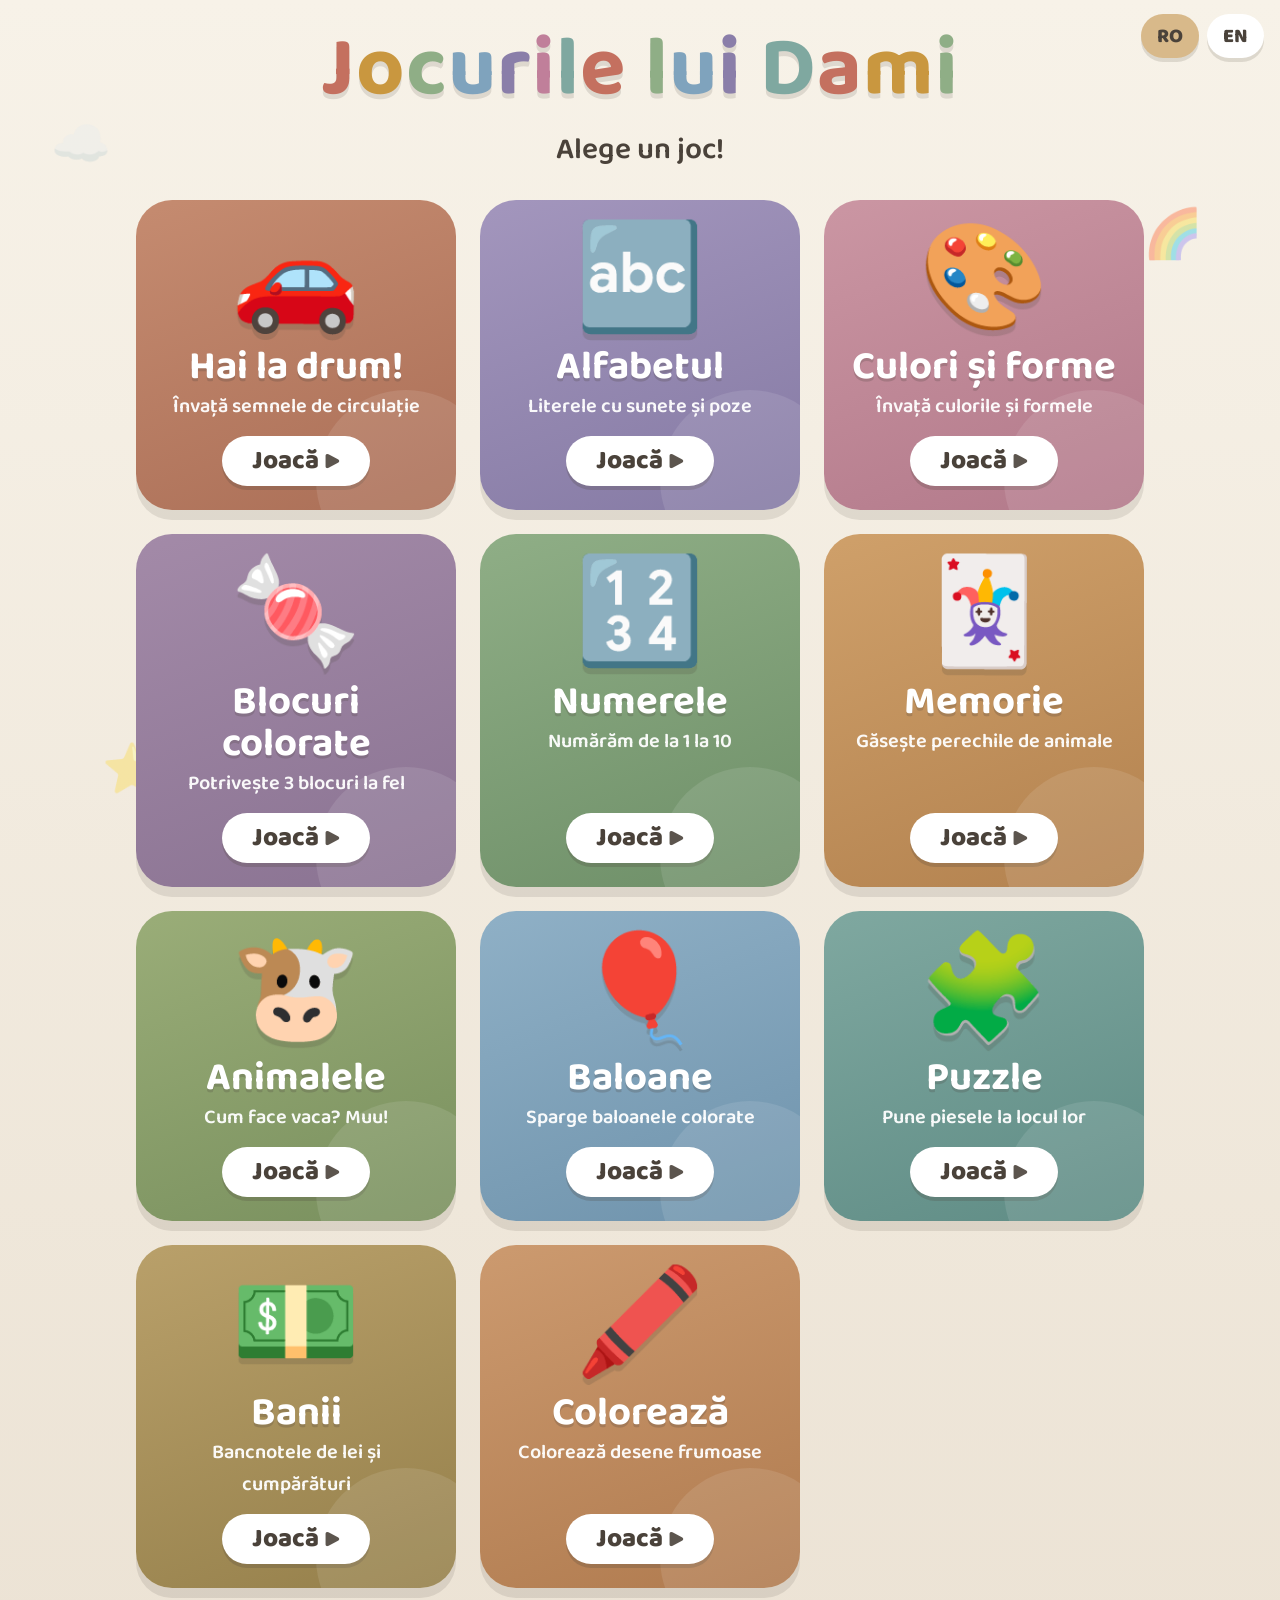
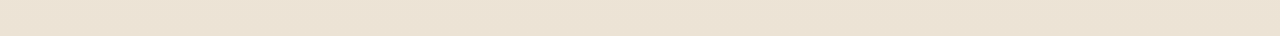
<file: index.html>
<!doctype html><html lang="ro"><head><meta charset="utf-8"><meta name="viewport" content="width=device-width,initial-scale=1"><title>Jocurile lui Dami</title><link rel="preconnect" href="https://fonts.googleapis.com"><link href="https://fonts.googleapis.com/css2?family=Baloo+2:wght@600;800&display=swap" rel="stylesheet"><style>:root{--ink:#4a423a;--sky1:#f7f2e8;--sky2:#ece3d5;--card-shadow:0 10px 0 rgba(74,66,58,.12);--font:"Baloo 2","Comic Sans MS","Trebuchet MS",sans-serif}*{box-sizing:border-box}body,html{margin:0;min-height:100%}body{font-family:var(--font);color:var(--ink);background:linear-gradient(180deg,var(--sky1),var(--sky2));min-height:100vh;overflow-x:hidden;padding-inline:16px}.float{position:fixed;font-size:48px;opacity:.35;pointer-events:none;animation:14s ease-in-out infinite drift;z-index:0}@keyframes drift{0%,100%{transform:translateY(0) rotate(-6deg)}50%{transform:translateY(-26px) rotate(6deg)}}header{position:relative;z-index:1;display:flex;justify-content:center;align-items:center;padding-block:28px 8px}h1{margin:0;font-size:clamp(40px,8vw,84px);line-height:1;text-align:center;letter-spacing:1px}h1 span{display:inline-block;text-shadow:0 5px 0 rgba(74,66,58,.14);animation:2.4s ease-in-out infinite hop}@keyframes hop{0%,100%,40%{transform:translateY(0)}20%{transform:translateY(-10px)}}.subtitle{position:relative;z-index:1;text-align:center;font-size:clamp(20px,3.5vw,30px);margin:6px 0 26px;font-weight:600}.lang{position:fixed;top:14px;right:16px;z-index:2;display:flex;gap:8px}.lang button{font:800 20px var(--font);border:0;border-radius:999px;padding:6px 16px;cursor:pointer;background:#fff;color:var(--ink);box-shadow:0 4px 0 rgba(74,66,58,.15)}.lang button[aria-pressed=true]{background:#d8b98a}.games{position:relative;z-index:1;display:grid;grid-template-columns:repeat(auto-fit,minmax(250px,320px));gap:24px;justify-content:center;max-width:1200px;margin:0 auto;padding-bottom:48px}.game{position:relative;display:flex;flex-direction:column;align-items:center;text-align:center;text-decoration:none;color:#fff;border-radius:36px;padding:26px 22px 24px;box-shadow:var(--card-shadow);transition:transform .15s;overflow:hidden}.game:focus-visible,.game:hover{transform:translateY(-6px) rotate(-1deg)}.game:active{transform:translateY(3px)}.game:focus-visible{outline:#fff solid 5px;outline-offset:4px}.game .icon{font-size:clamp(76px,12vw,104px);line-height:1.1;filter:drop-shadow(0 6px 0 rgba(74,66,58,.18));animation:3s ease-in-out infinite wiggle}@keyframes wiggle{0%,100%,30%{transform:rotate(0)}10%{transform:rotate(-8deg)}20%{transform:rotate(8deg)}}.game h2{margin:6px 0 2px;font-size:clamp(30px,4vw,40px);line-height:1.05;text-shadow:0 3px 0 rgba(74,66,58,.22)}.game p{margin:0 0 14px;font-size:20px;font-weight:600;opacity:.95}.game .play{margin-top:auto;background:#fff;color:var(--ink);font-weight:800;font-size:26px;border-radius:999px;padding:4px 30px;box-shadow:0 4px 0 rgba(74,66,58,.22)}.game.memory{background:linear-gradient(160deg,#cfa06a,#b3824f)}.game.animals{background:linear-gradient(160deg,#9aad78,#79905e)}.game.balloons{background:linear-gradient(160deg,#8fb0c6,#6f93ac)}.game.coloring{background:linear-gradient(160deg,#cc9a6f,#b07b4f)}.game.puzzle{background:linear-gradient(160deg,#7fa8a0,#5f8c85)}.game.money{background:linear-gradient(160deg,#b9a06a,#95804b)}.game.drive{background:linear-gradient(160deg,#c58b70,#ab6f57)}.game.abc{background:linear-gradient(160deg,#a396bd,#857aa4)}.game.num{background:linear-gradient(160deg,#8fae86,#6e8f68)}.game.shapes{background:linear-gradient(160deg,#cb96a3,#b2798a)}.game.blocks{background:linear-gradient(160deg,#a38aa8,#8a7392)}.game::after{content:"";position:absolute;inset:auto -40px -60px auto;width:180px;height:180px;border-radius:50%;background:rgba(255,255,255,.1)}@media (max-width:600px){header{padding-top:64px}.float{font-size:32px}.games{gap:18px}}@media (prefers-reduced-motion:reduce){.float,.game .icon,h1 span{animation:none}}</style></head><body><span class="float" style="left:4%;top:12%">☁️</span> <span class="float" style="right:6%;top:22%;animation-delay:-4s">🌈</span> <span class="float" style="left:8%;bottom:10%;animation-delay:-8s">⭐</span> <span class="float" style="right:10%;bottom:14%;animation-delay:-2s">🎈</span><div class="lang" role="group" aria-label="Language"><button data-lang="ro">RO</button> <button data-lang="en">EN</button></div><header><h1 id="title"></h1></header><p class="subtitle" id="subtitle"></p><main class="games"><a class="game drive" href="drive.html"><div class="icon" aria-hidden="true">🚗</div><h2 data-t="driveTitle"></h2><p data-t="driveText"></p><span class="play" data-t="play"></span> </a><a class="game abc" href="alphabet.html"><div class="icon" aria-hidden="true">🔤</div><h2 data-t="abcTitle"></h2><p data-t="abcText"></p><span class="play" data-t="play"></span> </a><a class="game shapes" href="shapes.html"><div class="icon" aria-hidden="true">🎨</div><h2 data-t="shapesTitle"></h2><p data-t="shapesText"></p><span class="play" data-t="play"></span> </a><a class="game blocks" href="blocks.html"><div class="icon" aria-hidden="true">🍬</div><h2 data-t="blocksTitle"></h2><p data-t="blocksText"></p><span class="play" data-t="play"></span> </a><a class="game num" href="numbers.html"><div class="icon" aria-hidden="true">🔢</div><h2 data-t="numTitle"></h2><p data-t="numText"></p><span class="play" data-t="play"></span> </a><a class="game memory" href="memory.html"><div class="icon" aria-hidden="true">🃏</div><h2 data-t="memoryTitle"></h2><p data-t="memoryText"></p><span class="play" data-t="play"></span> </a><a class="game animals" href="animals.html"><div class="icon" aria-hidden="true">🐮</div><h2 data-t="animalsTitle"></h2><p data-t="animalsText"></p><span class="play" data-t="play"></span> </a><a class="game balloons" href="balloons.html"><div class="icon" aria-hidden="true">🎈</div><h2 data-t="balloonsTitle"></h2><p data-t="balloonsText"></p><span class="play" data-t="play"></span> </a><a class="game puzzle" href="puzzle.html"><div class="icon" aria-hidden="true">🧩</div><h2 data-t="puzzleTitle"></h2><p data-t="puzzleText"></p><span class="play" data-t="play"></span> </a><a class="game money" href="money.html"><div class="icon" aria-hidden="true">💵</div><h2 data-t="moneyTitle"></h2><p data-t="moneyText"></p><span class="play" data-t="play"></span> </a><a class="game coloring" href="coloring.html"><div class="icon" aria-hidden="true">🖍️</div><h2 data-t="coloringTitle"></h2><p data-t="coloringText"></p><span class="play" data-t="play"></span></a></main><script>const e={ro:{title:"Jocurile lui Dami",subtitle:"Alege un joc!",driveTitle:"Hai la drum!",driveText:"Învață semnele de circulație",abcTitle:"Alfabetul",abcText:"Literele cu sunete și poze",numTitle:"Numerele",numText:"Numărăm de la 1 la 10",shapesTitle:"Culori și forme",shapesText:"Învață culorile și formele",blocksTitle:"Blocuri colorate",blocksText:"Potrivește 3 blocuri la fel",memoryTitle:"Memorie",memoryText:"Găsește perechile de animale",animalsTitle:"Animalele",animalsText:"Cum face vaca? Muu!",balloonsTitle:"Baloane",balloonsText:"Sparge baloanele colorate",coloringTitle:"Colorează",coloringText:"Colorează desene frumoase",puzzleTitle:"Puzzle",puzzleText:"Pune piesele la locul lor",moneyTitle:"Banii",moneyText:"Bancnotele de lei și cumpărături",play:"Joacă ▶"},en:{title:"Dami's Games",subtitle:"Pick a game!",driveTitle:"Let's Drive!",driveText:"Learn the traffic signs",abcTitle:"The Alphabet",abcText:"Romanian letters with sounds and pictures",numTitle:"Numbers",numText:"Count from 1 to 10 in Romanian",shapesTitle:"Colors & Shapes",shapesText:"Learn colors and shapes in Romanian",blocksTitle:"Color Blocks",blocksText:"Match 3 blocks of the same color",memoryTitle:"Memory",memoryText:"Find the animal pairs",animalsTitle:"Animals",animalsText:"What does the cow say? Moo!",balloonsTitle:"Balloons",balloonsText:"Pop the balloons of one color",coloringTitle:"Coloring",coloringText:"Color in fun pictures",puzzleTitle:"Puzzle",puzzleText:"Put the picture pieces in place",moneyTitle:"Money",moneyText:"Romanian leu notes and shopping",play:"Play ▶"}},t=["#c4705f","#c9973f","#8fae86","#7fa3bd","#8a7ea9","#c07f9a","#7fa8a0"];let l="ro";try{"en"===localStorage.getItem("dami-lang")&&(l="en")}catch(e){}function o(){const o=e[l];document.documentElement.lang=l,document.title=o.title;const a=document.getElementById("title");a.textContent="",[...o.title].forEach((e,l)=>{if(" "===e)return void a.append(" ");const o=document.createElement("span");o.textContent=e,o.style.color=t[l%t.length],o.style.animationDelay=.12*l+"s",a.appendChild(o)}),document.getElementById("subtitle").textContent=o.subtitle,document.querySelectorAll("[data-t]").forEach(e=>{e.textContent=o[e.dataset.t]}),document.querySelectorAll(".lang button").forEach(e=>e.setAttribute("aria-pressed",String(e.dataset.lang===l)))}document.querySelectorAll(".lang button").forEach(e=>e.addEventListener("click",()=>{l=e.dataset.lang;try{localStorage.setItem("dami-lang",l)}catch(e){}o()})),document.querySelectorAll(".game .icon").forEach((e,t)=>{e.style.animationDelay=.45*t+"s"}),o()</script></body></html>
</file>
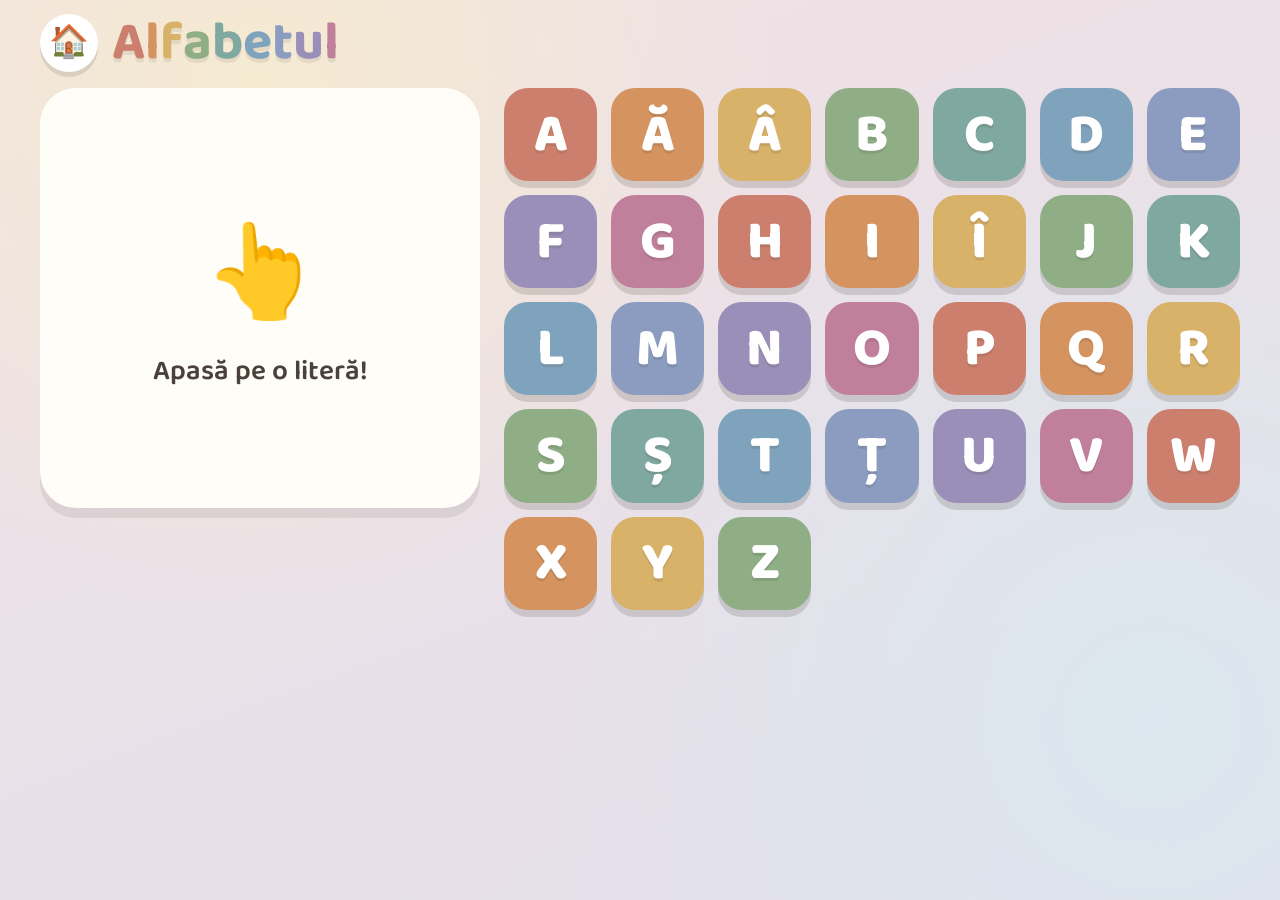
<file: alphabet.html>
<!doctype html><html lang="ro"><head><meta charset="utf-8"><meta name="viewport" content="width=device-width,initial-scale=1"><title>Alfabetul</title><link rel="preconnect" href="https://fonts.googleapis.com"><link href="https://fonts.googleapis.com/css2?family=Baloo+2:wght@600;800&display=swap" rel="stylesheet"><style>:root{--ink:#4a423a;--paper:#fffdf8;--font:"Baloo 2","Comic Sans MS","Trebuchet MS",sans-serif}*{box-sizing:border-box}body,html{margin:0}body{font-family:var(--font);color:var(--ink);min-height:100vh;padding-inline:16px;background:radial-gradient(circle at 20% 10%,#f5ead1 0,transparent 40%),radial-gradient(circle at 90% 80%,#dbe7ee 0,transparent 45%),linear-gradient(160deg,#f1e2e4,#e3dfec)}header{display:flex;align-items:center;gap:14px;padding-block:14px 6px;max-width:1200px;margin:0 auto}.home{display:grid;place-items:center;width:58px;height:58px;flex:none;border-radius:50%;background:#fff;font-size:32px;text-decoration:none;box-shadow:0 5px 0 rgba(74,66,58,.15)}.home:active{transform:translateY(3px)}h1{margin:0;font-size:clamp(34px,6vw,54px);line-height:1}h1 span{display:inline-block;text-shadow:0 4px 0 rgba(74,66,58,.1)}main{display:grid;grid-template-columns:minmax(300px,440px) 1fr;gap:24px;max-width:1200px;margin:0 auto;padding-block:10px 40px;align-items:start}#stage{position:sticky;top:14px;background:var(--paper);border-radius:36px;padding:18px 18px 16px;text-align:center;box-shadow:0 10px 0 rgba(74,66,58,.1);min-height:420px;display:flex;flex-direction:column;justify-content:center}#stage .letters{font-size:clamp(90px,16vw,150px);line-height:.95;font-weight:800}#stage .letters small{font-size:.55em;margin-left:.12em;opacity:.8}#pic{font-size:clamp(90px,15vw,140px);line-height:1.15}#word{font-size:clamp(36px,6vw,54px);font-weight:800;letter-spacing:1px;line-height:1.1}#word .hit{text-decoration:underline;text-decoration-thickness:6px;text-underline-offset:6px}#hint{font-size:28px;font-weight:600}#hint .hand{display:block;font-size:90px;animation:1.4s ease-in-out infinite tap}@keyframes tap{0%,100%{transform:translateY(0)}50%{transform:translateY(-14px)}}.pop{animation:.45s cubic-bezier(.2,1.6,.4,1) pop}@keyframes pop{from{transform:scale(.4) rotate(-8deg);opacity:0}to{transform:scale(1) rotate(0);opacity:1}}.controls{display:flex;justify-content:center;gap:14px;margin-top:12px}.controls button{font:800 30px var(--font);width:70px;height:70px;border-radius:50%;border:0;cursor:pointer;background:#fff;color:var(--ink);box-shadow:0 5px 0 rgba(74,66,58,.15)}.controls button:active{transform:translateY(3px);box-shadow:0 2px 0 rgba(74,66,58,.15)}.controls button:disabled{opacity:.35;cursor:default}#grid{display:grid;grid-template-columns:repeat(auto-fill,minmax(88px,1fr));gap:14px}.tile{position:relative;aspect-ratio:1;border:0;border-radius:24px;cursor:pointer;color:#fff;font:800 clamp(40px,5vw,54px)/1 var(--font);box-shadow:0 7px 0 rgba(74,66,58,.18);transition:transform .12s;text-shadow:0 3px 0 rgba(74,66,58,.15)}.tile:hover{transform:translateY(-4px) rotate(-3deg)}.tile:active{transform:translateY(4px);box-shadow:0 3px 0 rgba(74,66,58,.18)}.tile:focus-visible{outline:5px solid var(--ink);outline-offset:3px}.tile.on{outline:#fff solid 6px;outline-offset:-10px;transform:scale(1.06)}.tile.seen::after{content:"⭐";position:absolute;top:-8px;right:-6px;font-size:24px;text-shadow:none}@media (max-width:760px){main{grid-template-columns:1fr;gap:16px}#stage{top:8px;z-index:2;min-height:0;padding:10px 12px;display:grid;grid-template-columns:auto 1fr;grid-template-areas:"letters pic" "word word" "controls controls";align-items:center}#stage .letters{grid-area:letters;font-size:84px}#pic{grid-area:pic;font-size:92px}#word{grid-area:word;font-size:36px}#stage .controls{grid-area:controls;margin-top:6px}.controls button{width:56px;height:56px;font-size:24px}#hint{grid-column:1/-1}#hint .hand{font-size:60px}#grid{grid-template-columns:repeat(auto-fill,minmax(64px,1fr));gap:10px}.tile{font-size:38px;border-radius:18px}}@media (prefers-reduced-motion:reduce){#hint .hand,.pop{animation:none}}</style></head><body><header><a class="home" href="index.html" title="Acasă" aria-label="Acasă">🏠</a><h1 id="title"></h1></header><main><section id="stage" aria-live="polite"><div id="hint"><span class="hand">👆</span>Apasă pe o literă!</div></section><section id="grid" aria-label="Literele"></section></main><script src="voices/alphabet.js"></script><script>const e=["#cc7f6c","#d4935f","#d8b268","#8fae86","#7fa8a0","#7fa3bd","#8b9cc0","#9a8fb8","#c07f9a"],t=window.ALPHABET,n=document.getElementById("stage"),a=document.getElementById("grid");let o=-1,l=null;{const t=document.getElementById("title");[..."Alfabetul"].forEach((n,a)=>{const o=document.createElement("span");o.textContent=n,o.style.color=e[a%e.length],t.appendChild(o)})}const c=t.map((t,n)=>{const o=document.createElement("button");return o.className="tile",o.textContent=t.letter,o.style.background=e[n%e.length],o.setAttribute("aria-label",`${t.letter}, ${t.word}`),o.addEventListener("click",()=>d(n)),a.appendChild(o),o});function s(e){l&&l.pause(),l=new Audio(`voices/alphabet/${e.id}.mp3`),l.play().catch(()=>{if(!("speechSynthesis"in window))return;speechSynthesis.cancel();const t=new SpeechSynthesisUtterance(`${e.letter}. ${e.word}`);t.lang="ro-RO",t.rate=.85,speechSynthesis.speak(t)})}function d(a){o=a;const l=t[a],r=e[a%e.length];n.textContent="";const i=document.createElement("div");i.className="letters pop",i.style.color=r,i.append(l.letter);const m=document.createElement("small");m.textContent=l.letter.toLowerCase(),i.appendChild(m);const p=document.createElement("div");p.id="pic",p.className="pop",p.style.animationDelay=".08s",p.textContent=l.emoji;const u=document.createElement("div");u.id="word",u.className="pop",u.style.animationDelay=".16s";for(const e of l.word){const t=document.createElement("span");t.textContent=e,e.toLowerCase()===l.letter.toLowerCase()&&(t.className="hit",t.style.color=r),u.appendChild(t)}const h=document.createElement("div");h.className="controls";const f=(e,t,n,a)=>{const o=document.createElement("button");o.textContent=e,o.title=t,o.setAttribute("aria-label",t),o.disabled=a,o.addEventListener("click",n),h.appendChild(o)};f("◀","Litera dinainte",()=>d(a-1),0===a),f("🔊","Ascultă din nou",()=>s(l),!1),f("▶","Litera următoare",()=>d(a+1),a===t.length-1),n.append(i,p,u,h),c.forEach((e,t)=>e.classList.toggle("on",t===a)),c[a].classList.add("seen"),s(l)}addEventListener("keydown",e=>{if("ArrowRight"===e.key)e.preventDefault(),d(Math.min(t.length-1,o+1));else if("ArrowLeft"===e.key)e.preventDefault(),d(Math.max(0,o-1));else if(" "!==e.key&&"Enter"!==e.key||!(o>=0)||document.activeElement instanceof HTMLButtonElement){if(1===e.key.length&&!e.ctrlKey&&!e.metaKey){const n=t.findIndex(t=>t.letter.toLowerCase()===e.key.toLowerCase());n>=0&&d(n)}}else e.preventDefault(),s(t[o])})</script></body></html>
</file>
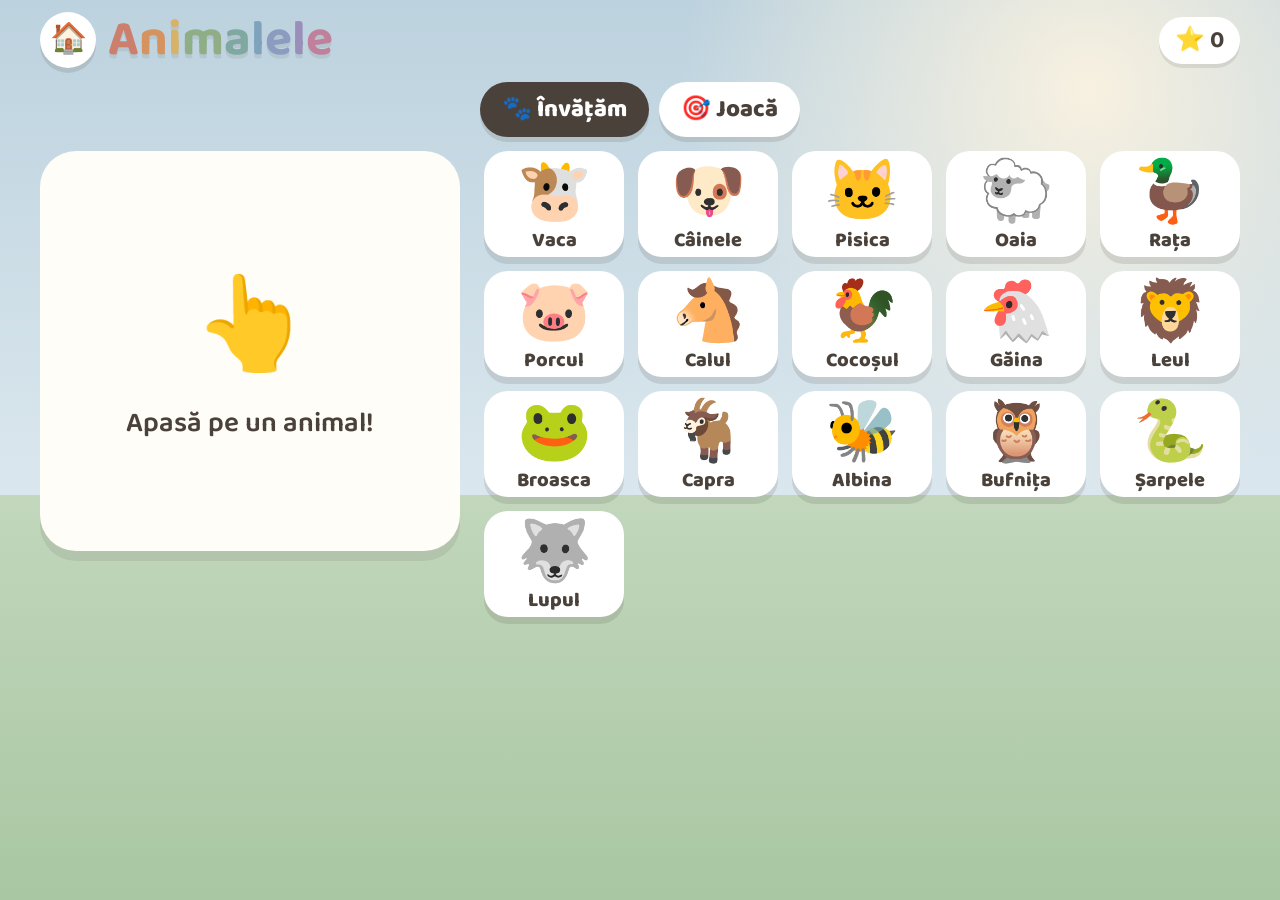
<file: animals.html>
<!doctype html><html lang="ro"><head><meta charset="utf-8"><meta name="viewport" content="width=device-width,initial-scale=1"><title>Animalele</title><link rel="preconnect" href="https://fonts.googleapis.com"><link href="https://fonts.googleapis.com/css2?family=Baloo+2:wght@600;800&display=swap" rel="stylesheet"><link rel="stylesheet" href="shared/kids.css"><style>body{background:radial-gradient(circle at 85% 10%,#f8f1e0 0,transparent 30%),linear-gradient(180deg,#bcd2de 0,#dbe7ee 55%,#c2d7bc 55%,#a9c7a2 100%);background-attachment:fixed}#learn{display:grid;grid-template-columns:minmax(300px,420px) 1fr;gap:24px;max-width:1200px;margin:0 auto;padding-bottom:40px;align-items:start}#stage{position:sticky;top:14px;background:var(--paper);border-radius:36px;padding:18px;text-align:center;min-height:400px;display:flex;flex-direction:column;justify-content:center;align-items:center;box-shadow:0 10px 0 rgba(74,66,58,.1)}#stage .animal{font-size:clamp(110px,18vw,170px);line-height:1.1;cursor:pointer;user-select:none}#stage .animal.talk{animation:.5s ease-in-out 3 talk}@keyframes talk{50%{transform:scale(1.12) rotate(-6deg)}}#stage .name{font-size:clamp(38px,6vw,54px);font-weight:800;line-height:1}#stage .sound{position:relative;margin-top:14px;background:#ddb66d;border-radius:24px;padding:6px 22px;font-size:clamp(30px,5vw,44px);font-weight:800}#stage .sound::before{content:"";position:absolute;left:50%;top:-14px;margin-left:-12px;border:12px solid transparent;border-top:0;border-bottom:14px solid #ddb66d}#hint{font-size:28px;font-weight:600}#hint .hand{display:block;font-size:90px;animation:1.4s ease-in-out infinite tap}@keyframes tap{50%{transform:translateY(-14px)}}.again{margin-top:14px;font-size:30px;width:66px;height:66px;border-radius:50%;border:0;cursor:pointer;background:#fff;box-shadow:0 5px 0 rgba(74,66,58,.15)}#grid{display:grid;grid-template-columns:repeat(auto-fill,minmax(120px,1fr));gap:14px}.tile{position:relative;border:0;border-radius:24px;background:#fff;cursor:pointer;padding:10px 4px 6px;font:800 20px/1.1 var(--font);color:var(--ink);box-shadow:0 7px 0 rgba(74,66,58,.14);display:flex;flex-direction:column;align-items:center;gap:2px;transition:transform .12s}.tile .pic{font-size:60px;line-height:1.1}.tile:hover{transform:translateY(-4px) rotate(-2deg)}.tile:active{transform:translateY(4px)}.tile.on{box-shadow:0 0 0 5px var(--ink),0 7px 0 rgba(74,66,58,.14)}.tile.seen::after{content:"⭐";position:absolute;top:-8px;right:-6px;font-size:24px}#game{max-width:760px;margin:0 auto;padding-bottom:40px;text-align:center}.question{display:flex;align-items:center;justify-content:center;gap:14px;background:var(--paper);border-radius:30px;padding:10px 20px;box-shadow:0 8px 0 rgba(74,66,58,.1);margin-bottom:20px}.question p{margin:0;font-size:clamp(30px,6vw,48px);font-weight:800;line-height:1.1}.question button{flex:none;font-size:30px;width:64px;height:64px;border-radius:50%;border:0;cursor:pointer;background:#fff;box-shadow:0 5px 0 rgba(74,66,58,.15)}#options{display:grid;grid-template-columns:repeat(2,1fr);gap:18px}.option{border:0;border-radius:32px;background:#fff;cursor:pointer;padding:10px;font-size:clamp(80px,18vw,130px);line-height:1.2;box-shadow:0 9px 0 rgba(74,66,58,.14);transition:transform .12s,opacity .2s}.option .name{display:block;font:800 26px/1 var(--font);color:var(--ink);visibility:hidden;margin-bottom:4px}.option.right{background:#dbe6d7}.option.right .name{visibility:visible}.option.faded{opacity:.3;pointer-events:none}.option:active{transform:translateY(4px)}@media (max-width:760px){#learn{grid-template-columns:1fr;gap:14px}#stage{top:8px;z-index:2;min-height:0;padding:8px 12px;flex-direction:row;flex-wrap:wrap;gap:4px 14px}#stage .animal{font-size:84px}#stage .name{font-size:32px}#stage .sound{margin-top:6px;font-size:26px;padding:2px 16px}#stage .sound::before{display:none}.again{width:52px;height:52px;font-size:24px;margin-top:0}#hint{font-size:22px}#hint .hand{font-size:56px}#grid{grid-template-columns:repeat(auto-fill,minmax(88px,1fr));gap:10px}.tile{font-size:15px;border-radius:18px}.tile .pic{font-size:44px}}</style></head><body><header class="top"><a class="round" href="index.html" title="Acasă" aria-label="Acasă">🏠</a><h1 id="title"></h1><div class="pill" aria-label="Steluțe">⭐ <b id="stars">0</b></div></header><nav class="choices" aria-label="Alege"><button data-mode="learn">🐾 Învățăm</button> <button data-mode="game">🎯 Joacă</button></nav><section id="learn"><div id="stage" aria-live="polite"><div id="hint"><span class="hand">👆</span>Apasă pe un animal!</div></div><div id="grid"></div></section><section id="game" hidden><div class="question"><p id="question"></p><button id="repeat" title="Ascultă din nou" aria-label="Ascultă din nou">🔊</button></div><div id="options"></div></section><script src="voices/animals.js"></script><script src="shared/kids.js"></script><script>const{animals:e,texts:t}=window.ANIMALS_GAME,n=Kids.voice("animals",t),s=e=>document.getElementById(e);Kids.rainbowTitle(s("title"),"Animalele");const a=s("stage"),i=s("grid"),o=e.map(e=>{const t=document.createElement("button");return t.className="tile",t.innerHTML='<span class="pic"></span><span class="label"></span>',t.querySelector(".pic").textContent=e.emoji,t.querySelector(".label").textContent=e.name,t.addEventListener("click",()=>d(e,t)),i.appendChild(t),t});function d(e,t){Kids.ensureAudio(),o.forEach(e=>e.classList.toggle("on",e===t)),t.classList.add("seen"),a.textContent="";const s=document.createElement("div");s.className="animal pop talk",s.textContent=e.emoji;const i=document.createElement("div");i.className="name",i.textContent=e.name;const d=document.createElement("div");d.className="sound pop",d.textContent=e.sound+"!";const c=document.createElement("button");c.className="again",c.textContent="🔊",c.title="Ascultă din nou",c.setAttribute("aria-label","Ascultă din nou");const l=()=>{s.classList.remove("talk"),s.offsetWidth,s.classList.add("talk"),n(e.id,3500)};c.addEventListener("click",l),s.addEventListener("click",l),a.append(s,i,d,c),n(e.id,3500)}let c=0,l=null,r=null,u=!1;function m(){let a;u=!1;do{a=Kids.pick(e)}while(a.id===r);r=a.id,l=a,s("question").textContent=t["who_"+a.id];const i=s("options");i.textContent="";for(const t of Kids.shuffle([a,...Kids.shuffle(e.filter(e=>e!==a)).slice(0,3)])){const e=document.createElement("button");e.className="option pop",e.innerHTML='<span class="name"></span>',e.querySelector(".name").textContent=t.name,e.append(t.emoji),e.setAttribute("aria-label",t.name),e.addEventListener("click",()=>p(e,t)),i.appendChild(e)}n("who_"+a.id)}async function p(e,t){if(!u)if(Kids.ensureAudio(),e.classList.remove("pop","shake"),t===l){u=!0,c++,s("stars").textContent=c,e.classList.add("right"),Kids.confettiFrom(e),Kids.tone(784,.15,"triangle"),Kids.tone(1046,.25,"triangle",.18,.12);const a=l;await n(Kids.pick(["bravo","yes","super"]),1500),await n(t.id,3200),l!==a||s("game").hidden||m()}else e.offsetWidth,e.classList.add("shake"),setTimeout(()=>e.classList.add("faded"),400),Kids.tone(180,.12,"square",.05),n("tryAgain")}function f(e){Kids.stopVoice(),document.querySelectorAll(".choices button").forEach(t=>t.setAttribute("aria-pressed",String(t.dataset.mode===e))),s("learn").hidden="learn"!==e,s("game").hidden="game"!==e,l=null,"game"===e&&m()}s("repeat").addEventListener("click",()=>l&&n("who_"+l.id)),document.querySelectorAll(".choices button").forEach(e=>e.addEventListener("click",()=>{Kids.ensureAudio(),f(e.dataset.mode)})),f("learn")</script></body></html>
</file>
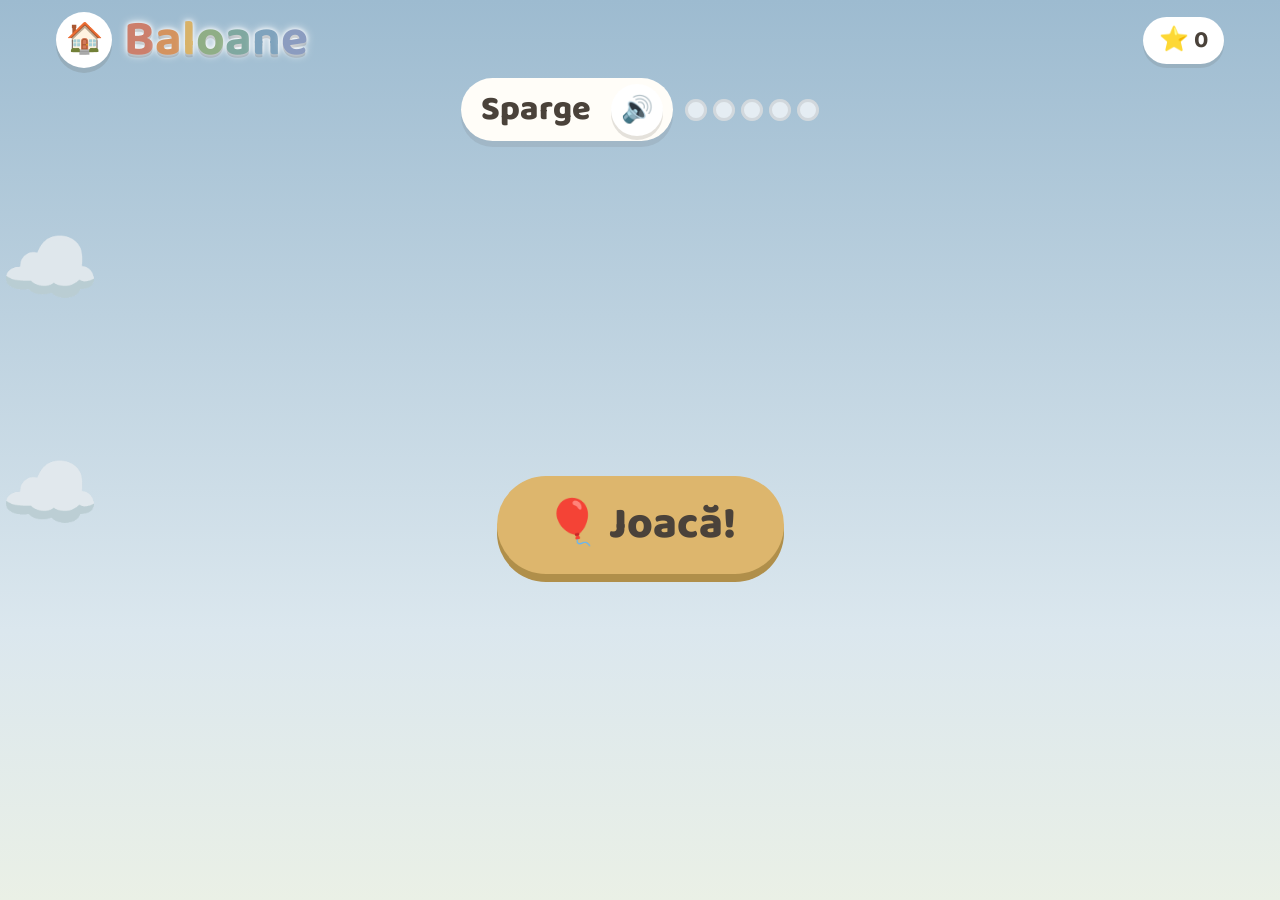
<file: balloons.html>
<!doctype html><html lang="ro"><head><meta charset="utf-8"><meta name="viewport" content="width=device-width,initial-scale=1,user-scalable=no"><title>Baloane</title><link rel="preconnect" href="https://fonts.googleapis.com"><link href="https://fonts.googleapis.com/css2?family=Baloo+2:wght@600;800&display=swap" rel="stylesheet"><link rel="stylesheet" href="shared/kids.css"><style>body,html{height:100%;overflow:hidden;overscroll-behavior:none}body{display:flex;flex-direction:column;padding-inline:0;background:linear-gradient(180deg,#9dbbd0,#dbe7ee 70%,#eaf0e6)}.top{width:100%;padding-inline:16px}.top h1 span{text-shadow:0 3px 0 rgba(74,66,58,.2),0 0 10px #fff,0 0 4px #fff}.target{display:flex;align-items:center;justify-content:center;gap:12px;flex-wrap:wrap;margin:4px 16px 8px}.target .ask{display:flex;align-items:center;gap:10px;background:var(--paper);border-radius:999px;padding:4px 10px 4px 20px;box-shadow:0 6px 0 rgba(74,66,58,.1);font-size:clamp(22px,4.5vw,34px);font-weight:800}.target .ask svg{width:34px;height:50px}.target .ask button{width:52px;height:52px;border-radius:50%;border:0;background:#fff;font-size:26px;cursor:pointer;box-shadow:0 4px 0 rgba(74,66,58,.15)}.dots{display:flex;gap:6px}.dots i{width:22px;height:22px;border-radius:50%;background:rgba(255,255,255,.7);box-shadow:inset 0 0 0 3px rgba(74,66,58,.12)}.dots i.on{background:var(--dot);box-shadow:0 0 0 3px #fff}#sky{position:relative;flex:1;overflow:hidden;touch-action:none}.cloud{position:absolute;font-size:80px;opacity:.9;pointer-events:none;animation:40s linear infinite drift}@keyframes drift{from{transform:translateX(-30vw)}to{transform:translateX(130vw)}}.balloon{position:absolute;left:0;top:0;width:clamp(66px,15vw,104px);cursor:pointer;will-change:transform;user-select:none;-webkit-user-select:none}.balloon svg{width:100%;height:auto;display:block;pointer-events:none;filter:drop-shadow(0 6px 4px rgba(74,66,58,.15))}.balloon.nope svg{animation:.4s wobble}@keyframes wobble{25%{transform:rotate(-14deg)}75%{transform:rotate(14deg)}}.burst{position:absolute;width:14px;height:14px;border-radius:50%;pointer-events:none;animation:.5s ease-out forwards burst}@keyframes burst{to{transform:translate(var(--dx),var(--dy)) scale(.2);opacity:0}}#start{position:absolute;inset:0;display:grid;place-items:center;z-index:5}#start button{font:800 44px var(--font);border:0;border-radius:999px;padding:14px 48px;background:#ddb66d;color:var(--ink);cursor:pointer;box-shadow:0 8px 0 #b08f4a;animation:.5s kids-pop}</style></head><body><header class="top"><a class="round" href="index.html" title="Acasă" aria-label="Acasă">🏠</a><h1 id="title"></h1><div class="pill" aria-label="Steluțe">⭐ <b id="stars">0</b></div></header><div class="target" aria-live="polite"><div class="ask"><span>Sparge</span> <span id="targetIcon"></span> <button id="repeat" title="Ascultă din nou" aria-label="Ascultă din nou">🔊</button></div><div class="dots" id="dots"></div></div><main id="sky"><span class="cloud" style="top:8%;animation-delay:-5s">☁️</span> <span class="cloud" style="top:38%;animation-delay:-22s;animation-duration:55s">☁️</span><div id="start"><button id="go">🎈 Joacă!</button></div></main><script src="voices/balloons.js"></script><script src="shared/kids.js"></script><script>const{colors:e,texts:t}=window.BALLOONS_GAME,n=Kids.voice("balloons",t),o=e=>document.getElementById(e),i=o("sky"),s=5;Kids.rainbowTitle(o("title"),"Baloane");const a=e=>`<svg viewBox="0 0 60 96" aria-hidden="true">\n  <path d="M30 2 C48 2 58 18 58 34 C58 54 42 66 30 68 C18 66 2 54 2 34 C2 18 12 2 30 2 Z" fill="${e}"/>\n  <ellipse cx="19" cy="20" rx="6" ry="11" fill="#fff" opacity=".45" transform="rotate(20 19 20)"/>\n  <path d="M25 67 L35 67 L30 74 Z" fill="${e}"/>\n  <path d="M30 74 Q24 83 32 96" stroke="#5f594f" stroke-width="1.6" fill="none"/></svg>`;let l=null,d=0,r=0,c=!1,p=[],h=0,f=performance.now();for(let e=0;e<5;e++)o("dots").appendChild(document.createElement("i"));function u(){[...o("dots").children].forEach((e,t)=>{e.classList.toggle("on",t<d),e.style.setProperty("--dot",l?l.hex:"#fff")})}function m(){let t;do{t=Kids.pick(e)}while(l&&t.id===l.id);l=t,d=0,o("targetIcon").innerHTML=`<span style="display:inline-flex;align-items:center;gap:6px">${a(l.hex)}<span style="color:${l.hex};-webkit-text-stroke:1px rgba(74,66,58,.25)">${l.plural}</span></span>`,u(),n("pop_"+l.id,2500)}function x(){const t=i.clientWidth,n=i.clientHeight,o=Math.random()<.45?l:Kids.pick(e),s=document.createElement("div");s.className="balloon",s.innerHTML=a(o.hex),s.setAttribute("role","button"),s.setAttribute("aria-label","Balon "+o.name),i.appendChild(s);const d=s.offsetWidth,r={el:s,color:o,x:Math.random()*Math.max(10,t-d),y:n+10,speed:45+40*Math.random(),phase:6*Math.random(),size:d};s.addEventListener("pointerdown",e=>{e.preventDefault(),M(r)}),p.push(r)}function y(e){const t=e.el.getBoundingClientRect(),n=i.getBoundingClientRect();for(let o=0;o<12;o++){const s=document.createElement("span");s.className="burst",s.style.background=e.color.hex,s.style.left=t.left-n.left+t.width/2+"px",s.style.top=t.top-n.top+.55*t.width+"px";const a=o/12*Math.PI*2;s.style.setProperty("--dx",70*Math.cos(a)+"px"),s.style.setProperty("--dy",70*Math.sin(a)+"px"),i.appendChild(s),setTimeout(()=>s.remove(),520)}}function g(e){e.el.remove(),p=p.filter(t=>t!==e)}async function M(e){c&&!e.popped&&(Kids.ensureAudio(),e.color.id===l.id?(e.popped=!0,y(e),g(e),Kids.tone(900+90*d,.07,"square",.08),Kids.tone(300,.1,"triangle",.15,.02),d++,u(),5===d&&(r++,o("stars").textContent=r,Kids.confetti(innerWidth/2,innerHeight/3,16),c=!1,await n("roundDone",2600),c=!0,m())):(e.el.classList.remove("nope"),e.el.offsetWidth,e.el.classList.add("nope"),Kids.tone(200,.12,"sine",.1),n("this_"+e.color.id,1800)))}function v(e){const t=Math.min(.05,(e-f)/1e3);if(f=e,c&&!document.hidden){(h-=t)<=0&&p.length<10&&(x(),h=.7+.5*Math.random());for(const e of[...p])e.y-=e.speed*t,e.phase+=1.6*t,e.el.style.transform=`translate(${e.x+12*Math.sin(e.phase)}px, ${e.y}px)`,e.y<1.8*-e.size&&g(e)}requestAnimationFrame(v)}requestAnimationFrame(v),o("go").addEventListener("click",()=>{Kids.ensureAudio(),o("start").hidden=!0,c=!0,m()}),o("repeat").addEventListener("click",()=>l&&n("pop_"+l.id,2500))</script></body></html>
</file>
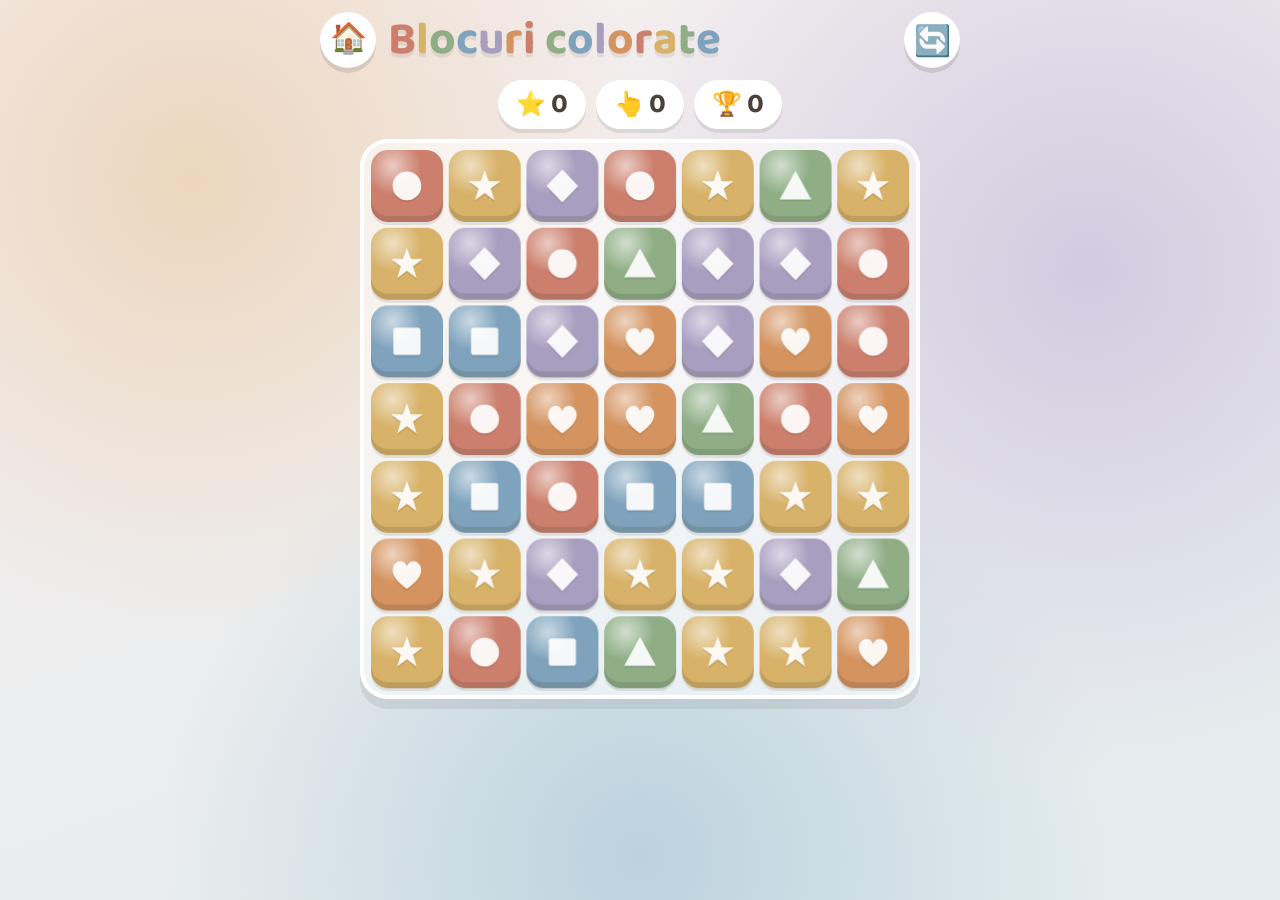
<file: blocks.html>
<!doctype html><html lang="ro"><head><meta charset="utf-8"><meta name="viewport" content="width=device-width,initial-scale=1,user-scalable=no"><title>Blocuri colorate</title><link rel="preconnect" href="https://fonts.googleapis.com"><link href="https://fonts.googleapis.com/css2?family=Baloo+2:wght@600;800&display=swap" rel="stylesheet"><style>:root{--ink:#4a423a;--paper:#fffdf8;--font:"Baloo 2","Comic Sans MS","Trebuchet MS",sans-serif}*{box-sizing:border-box}body,html{margin:0}body{font-family:var(--font);color:var(--ink);min-height:100vh;padding-inline:16px;overflow-x:hidden;overscroll-behavior:none;background:radial-gradient(circle at 15% 20%,#ecd6bd 0,transparent 35%),radial-gradient(circle at 85% 30%,#d2cbe0 0,transparent 40%),radial-gradient(circle at 50% 95%,#bcd2de 0,transparent 45%),linear-gradient(160deg,#f7eeee,#e3edee)}header{display:flex;align-items:center;gap:12px;padding-block:12px 4px;max-width:640px;margin:0 auto}.round{display:grid;place-items:center;width:56px;height:56px;flex:none;border-radius:50%;border:0;background:#fff;font-size:30px;text-decoration:none;cursor:pointer;box-shadow:0 5px 0 rgba(74,66,58,.15)}.round:active{transform:translateY(3px)}h1{margin:0;flex:1;font-size:clamp(28px,5.5vw,46px);line-height:1}h1 span{display:inline-block;text-shadow:0 4px 0 rgba(74,66,58,.1)}.hud{display:flex;gap:10px;justify-content:center;flex-wrap:wrap;max-width:640px;margin:8px auto 10px}.hud div{background:#fff;border-radius:999px;padding:2px 18px;font-size:24px;font-weight:800;box-shadow:0 4px 0 rgba(74,66,58,.12)}.hud b{font-size:28px}#board{position:relative;width:min(100%,560px,calc(100vh - 190px));aspect-ratio:1;margin:0 auto 24px;padding:8px;border-radius:28px;background:rgba(255,255,255,.6);box-shadow:0 10px 0 rgba(74,66,58,.1),inset 0 0 0 4px #fff}#cells{position:relative;width:100%;height:100%;overflow:hidden;border-radius:20px;touch-action:none}.block{position:absolute;left:0;top:0;width:calc(100% / 7);height:calc(100% / 7);padding:3px;cursor:pointer;transition:transform .2s ease-in;will-change:transform}.block.instant{transition:none}.face{width:100%;height:100%;border-radius:24%;display:grid;place-items:center;transition:transform .15s;background:radial-gradient(circle at 30% 22%,rgba(255,255,255,.6) 0,rgba(255,255,255,0) 38%),var(--c);box-shadow:inset 0 -6px 0 rgba(74,66,58,.18),0 3px 0 rgba(74,66,58,.12)}.face svg{width:50%;height:50%;fill:#fff;opacity:.92;filter:drop-shadow(0 2px 0 rgba(74,66,58,.15))}.block.selected .face{transform:scale(1.12);box-shadow:0 0 0 4px #fff,0 0 0 8px var(--ink)}.block.hint .face{animation:.9s ease-in-out infinite nudge}.block.clear .face{animation:.26s ease-in forwards clear}@keyframes nudge{0%,100%{transform:scale(1)}50%{transform:scale(1.14) rotate(6deg)}}@keyframes clear{40%{transform:scale(1.3)}100%{transform:scale(0);opacity:0}}.points{position:absolute;font-size:34px;font-weight:800;color:#fff;pointer-events:none;z-index:3;text-shadow:0 3px 0 rgba(74,66,58,.25),0 0 10px rgba(74,66,58,.2);transform:translate(-50%,-50%);animation:.9s ease-out forwards rise}@keyframes rise{to{transform:translate(-50%,-160%);opacity:0}}#over{position:fixed;inset:0;display:grid;place-items:center;background:rgba(74,66,58,.42);z-index:10;padding:16px}#over .card{background:var(--paper);border-radius:36px;padding:24px 30px;text-align:center;max-width:420px;width:100%;box-shadow:0 12px 0 rgba(74,66,58,.15);animation:.5s cubic-bezier(.2,1.6,.4,1) pop}#over .face-big{font-size:80px;line-height:1}#over h2{margin:4px 0;font-size:36px;line-height:1.1}#over .final{font-size:64px;font-weight:800;line-height:1;color:#8a7ea9}#over .stars{font-size:52px;letter-spacing:6px;margin:6px 0}#over .stars .off{filter:grayscale(1);opacity:.3}#over p{margin:0 0 14px;font-size:22px;font-weight:600}#over .buttons{display:flex;gap:12px;justify-content:center;flex-wrap:wrap}#over .buttons a,#over .buttons button{font:800 26px var(--font);border:0;border-radius:999px;padding:8px 24px;cursor:pointer;text-decoration:none;color:var(--ink);background:#ddb66d;box-shadow:0 5px 0 #b08f4a}#over .buttons a{background:#fff;box-shadow:0 5px 0 rgba(74,66,58,.15)}@keyframes pop{from{transform:scale(.5);opacity:0}to{transform:scale(1);opacity:1}}[hidden]{display:none!important}@media (prefers-reduced-motion:reduce){.block{transition:none}.block.hint .face,.points{animation:none}}</style></head><body><header><a class="round" href="index.html" title="Acasă" aria-label="Acasă">🏠</a><h1 id="title"></h1><button class="round" id="restart" title="Joc nou" aria-label="Joc nou">🔄</button></header><div class="hud"><div>⭐ <b id="score">0</b></div><div>👆 <b id="moves">0</b></div><div>🏆 <b id="best">0</b></div></div><div id="board"><div id="cells"></div></div><div id="over" hidden><div class="card" role="dialog" aria-labelledby="overTitle"><div class="face-big">🥳</div><h2 id="overTitle">Nu mai sunt mutări!</h2><div class="final" id="final">0</div><div class="stars" id="finalStars"></div><p id="finalBest"></p><div class="buttons"><button id="again">🔄 Joacă din nou</button> <a href="index.html">🏠 Acasă</a></div></div></div><script src="voices/blocks.js"></script><script>const t=7,e=7,n=[{color:"#cc7f6c",symbol:'<circle cx="50" cy="50" r="40"/>'},{color:"#d8b268",symbol:'<polygon points="50,6 61,37 94,37 67,57 77,90 50,70 23,90 33,57 6,37 39,37"/>'},{color:"#8fae86",symbol:'<polygon points="50,8 94,88 6,88"/>'},{color:"#7fa3bd",symbol:'<rect x="12" y="12" width="76" height="76" rx="8"/>'},{color:"#a89ec0",symbol:'<polygon points="50,4 94,50 50,96 6,50"/>'},{color:"#d4935f",symbol:'<path d="M50 90 C22 70 4 50 12 28 C20 8 44 8 50 28 C56 8 80 8 88 28 C96 50 78 70 50 90 Z"/>'}],o=t=>document.getElementById(t),s=o("cells"),i=t=>new Promise(e=>setTimeout(e,t)),l=()=>Math.floor(Math.random()*n.length);{const t=o("title"),e=n.map(t=>t.color);[..."Blocuri colorate"].forEach((n,o)=>{if(" "===n)return void t.append(" ");const s=document.createElement("span");s.textContent=n,s.style.color=e[o%e.length],t.appendChild(s)})}let c=null,r=null;function a(){if(!c)try{c=new(window.AudioContext||window.webkitAudioContext)}catch(t){}}function u(t,e,n="sine",o=.18,s=0){if(!c)return;const i=c.currentTime+s,l=c.createOscillator(),r=c.createGain();l.type=n,l.frequency.value=t,r.gain.setValueAtTime(o,i),r.gain.exponentialRampToValueAtTime(.001,i+e),l.connect(r).connect(c.destination),l.start(i),l.stop(i+e)}const d=t=>{const e=520*Math.pow(1.19,t-1);u(e,.12,"triangle"),u(1.5*e,.16,"sine",.12,.06)},f=()=>{u(180,.12,"square",.06),u(140,.16,"square",.06,.1)};function m(t){return new Promise(e=>{r&&(r.onended=null,r.pause()),r=new Audio(`voices/blocks/${t}.mp3`),r.onended=e,r.play().catch(()=>{if(!("speechSynthesis"in window))return e();speechSynthesis.cancel();const n=new SpeechSynthesisUtterance(window.BLOCKS_PHRASES[t]);n.lang="ro-RO",n.onend=e,n.onerror=e,speechSynthesis.speak(n)}),setTimeout(e,4e3)})}let p=[],h=0,y=0,b=!1,v=!1,w=null,g=!1,k=0;try{k=Number(localStorage.getItem("dami-blocks-best"))||0}catch(t){}function x(t,e,n){t.el.style.transform=`translate(${100*n}%, ${100*e}%)`}function C(t,e,o,i){const l=document.createElement("div");l.className="block instant",l.innerHTML=`<div class="face" style="--c:${n[t].color}"><svg viewBox="0 0 100 100" aria-hidden="true">${n[t].symbol}</svg></div>`;const c={kind:t,el:l};return x(c,i,o),s.appendChild(l),c}function E(t){s.offsetHeight;for(const{block:e,r:n,c:o}of t)e.el.classList.remove("instant"),x(e,n,o)}const M=()=>p.map(t=>t.map(t=>t&&t.kind));function L(t){const e=new Set;for(let n=0;n<7;n++)for(let o=0;o<7;o++){const s=t[n][o];if(null!=s){if(o<=4&&t[n][o+1]===s&&t[n][o+2]===s)for(let i=o;i<7&&t[n][i]===s;i++)e.add(n+","+i);if(n<=4&&t[n+1][o]===s&&t[n+2][o]===s)for(let i=n;i<7&&t[i][o]===s;i++)e.add(i+","+o)}}return e}function S(){const t=M();for(let e=0;e<7;e++)for(let n=0;n<7;n++)for(const[o,s]of[[0,1],[1,0]]){const i=e+o,l=n+s;if(i>=7||l>=7||t[e][n]===t[i][l])continue;[t[e][n],t[i][l]]=[t[i][l],t[e][n]];const c=L(t).size>0;if([t[e][n],t[i][l]]=[t[i][l],t[e][n]],c)return[[e,n],[i,l]]}return null}function T(){s.textContent="",h=0,y=0,v=!1,b=!1,w=null,o("over").hidden=!0;do{p=[];for(let t=0;t<7;t++){p.push([]);for(let e=0;e<7;e++){let n;do{n=l()}while(e>=2&&p[t][e-1].kind===n&&p[t][e-2].kind===n||t>=2&&p[t-1][e].kind===n&&p[t-2][e].kind===n);p[t].push({kind:n})}}}while(!S());const t=[];for(let e=0;e<7;e++)for(let n=0;n<7;n++)p[e][n]=C(p[e][n].kind,e,n,e-7),p[e][n].el.style.transitionDuration=.35+.04*(7-e)+"s",t.push({block:p[e][n],r:e,c:n});E(t),setTimeout(()=>t.forEach(t=>{t.block.el.style.transitionDuration=""}),700),z(),H()}function z(){o("score").textContent=h,o("moves").textContent=y,o("best").textContent=Math.max(k,h)}function A(t,e){let n=0,o=0;for(const e of t){const[t,s]=e.split(",").map(Number);n+=t,o+=s}const i=document.createElement("div");i.className="points",i.textContent="+"+e,i.style.left=(o/t.size+.5)/7*100+"%",i.style.top=(n/t.size+.5)/7*100+"%",s.appendChild(i),setTimeout(()=>i.remove(),950)}async function $(t){let e=1;for(;t.size;){const n=10*t.size*e;h+=n,A(t,n),d(e),2===e?m("super"):3===e?m("uau"):e>=4||t.size>=5?m("minunat"):4===t.size&&m("bravo");for(const e of t){const[t,n]=e.split(",").map(Number);p[t][n].el.classList.add("clear")}z(),await i(270);for(const e of t){const[t,n]=e.split(",").map(Number);p[t][n].el.remove(),p[t][n]=null}const o=[];for(let t=0;t<7;t++){let e=6;for(let n=6;n>=0;n--)p[n][t]&&(n!==e&&(p[e][t]=p[n][t],p[n][t]=null,o.push({block:p[e][t],r:e,c:t})),e--);const n=e+1;for(let s=e;s>=0;s--)p[s][t]=C(l(),s,t,s-n),o.push({block:p[s][t],r:s,c:t})}E(o),await i(300),e++,t=L(M())}}async function B(t,e){if(b||v)return;b=!0,R();const[[n,o],[s,l]]=[t,e],c=p[n][o],r=p[s][l];p[n][o]=r,p[s][l]=c,x(r,n,o),x(c,s,l),await i(210);const a=L(M());if(!a.size)return f(),p[n][o]=c,p[s][l]=r,x(c,n,o),x(r,s,l),await i(210),b=!1,void H();y++,await $(a),b=!1,z(),S()?H():N()}async function N(){v=!0,clearTimeout(q);const t=h>k;if(t){k=h;try{localStorage.setItem("dami-blocks-best",String(k))}catch(t){}}u(523,.2,"triangle"),u(392,.2,"triangle",.18,.18),u(330,.35,"triangle",.18,.36),await i(500),o("final").textContent=h;const e=h>=1200?3:h>=500?2:1;o("finalStars").innerHTML=[0,1,2].map(t=>`<span class="${t<e?"":"off"}">⭐</span>`).join(""),o("finalBest").textContent=t?"🏆 Record nou!":`🏆 Record: ${k}`,o("over").hidden=!1,await m("gameOver"),t&&!o("over").hidden&&m("newBest")}let q=null;function R(){clearTimeout(q),s.querySelectorAll(".hint").forEach(t=>t.classList.remove("hint"))}function H(){R(),q=setTimeout(()=>{const t=!b&&!v&&S();t&&t.forEach(([t,e])=>p[t][e].el.classList.add("hint"))},7e3)}function I(t){for(let e=0;e<7;e++)for(let n=0;n<7;n++)if(p[e][n]&&p[e][n].el===t)return[e,n];return null}function O(t){s.querySelectorAll(".selected").forEach(t=>t.classList.remove("selected")),w=t,t&&p[t[0]][t[1]].el.classList.add("selected")}let P=null;s.addEventListener("pointerdown",t=>{const e=t.target.closest(".block");if(!e||b||v)return;a(),g||(g=!0,m("start"));const n=I(e);if(n){P={pos:n,x:t.clientX,y:t.clientY};try{s.setPointerCapture(t.pointerId)}catch(t){}}}),s.addEventListener("pointermove",t=>{if(!P)return;const e=t.clientX-P.x,n=t.clientY-P.y,o=s.clientWidth/7*.35;if(Math.max(Math.abs(e),Math.abs(n))<o)return;const[i,l]=P.pos,c=Math.abs(e)>Math.abs(n)?[i,l+Math.sign(e)]:[i+Math.sign(n),l];P=null,O(null),c[0]>=0&&c[0]<7&&c[1]>=0&&c[1]<7&&B([i,l],c)}),s.addEventListener("pointerup",()=>{if(!P)return;const t=P.pos;if(P=null,w&&Math.abs(w[0]-t[0])+Math.abs(w[1]-t[1])===1){const e=w;O(null),B(e,t)}else w&&w[0]===t[0]&&w[1]===t[1]?O(null):(O(t),H())}),s.addEventListener("pointercancel",()=>{P=null}),o("restart").addEventListener("click",()=>{b||T()}),o("again").addEventListener("click",T),T()</script></body></html>
</file>
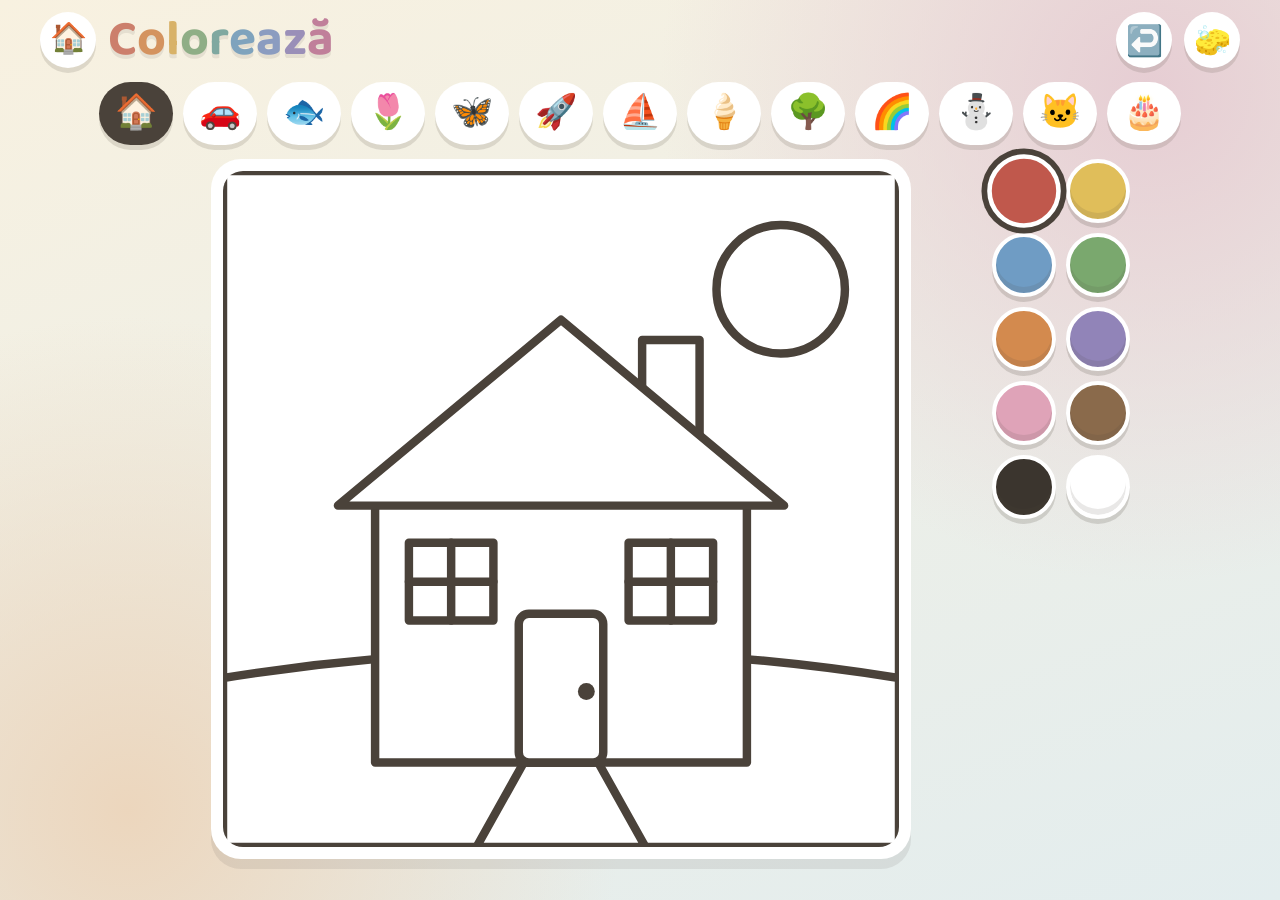
<file: coloring.html>
<!doctype html><html lang="ro"><head><meta charset="utf-8"><meta name="viewport" content="width=device-width,initial-scale=1"><title>Colorează</title><link rel="preconnect" href="https://fonts.googleapis.com"><link href="https://fonts.googleapis.com/css2?family=Baloo+2:wght@600;800&display=swap" rel="stylesheet"><link rel="stylesheet" href="shared/kids.css"><style>body{background:radial-gradient(circle at 10% 90%,#ecd6bd 0,transparent 35%),radial-gradient(circle at 90% 10%,#e6cdd3 0,transparent 35%),linear-gradient(160deg,#f8f1e0,#e3edee)}.pictures button{font-size:34px;padding:4px 16px}#studio{display:grid;grid-template-columns:1fr auto;gap:20px;max-width:980px;margin:0 auto;padding-bottom:30px;align-items:start}#paper{background:#fff;border-radius:30px;padding:12px;box-shadow:0 10px 0 rgba(74,66,58,.1);width:min(100%,calc(100vh - 200px));justify-self:center}#paper svg{display:block;width:100%;height:auto;border-radius:20px;touch-action:manipulation}#paper .region{cursor:pointer;transition:fill .25s}#paper .line,#paper .region{stroke:#4a423a;stroke-width:5;stroke-linejoin:round;stroke-linecap:round}#paper .line{fill:none;pointer-events:none}#paper .ink{fill:#4a423a;pointer-events:none}#tools{display:flex;flex-direction:column;gap:14px;align-items:center}#palette{display:grid;grid-template-columns:repeat(2,1fr);gap:10px}.swatch{width:64px;height:64px;border-radius:50%;border:4px solid #fff;cursor:pointer;box-shadow:0 5px 0 rgba(74,66,58,.18),inset 0 -6px 0 rgba(74,66,58,.12);transition:transform .12s}.swatch.on{transform:scale(1.15);box-shadow:0 0 0 5px var(--ink),0 5px 0 rgba(74,66,58,.18)}.actions{display:flex;gap:10px}.sparkle{position:fixed;font-size:30px;pointer-events:none;z-index:30;animation:.8s ease-out forwards kids-fly}@media (max-width:760px){#studio{grid-template-columns:1fr;gap:12px}#paper{padding:8px;border-radius:22px;width:100%}#tools{flex-direction:column}#palette{grid-template-columns:repeat(5,1fr);gap:8px}.swatch{width:52px;height:52px}.pictures button{font-size:26px;padding:2px 12px;flex:none}.pictures{flex-wrap:nowrap;overflow-x:auto;justify-content:flex-start;margin-inline:-16px;padding:4px 16px 10px;scrollbar-width:none}}</style></head><body><header class="top"><a class="round" href="index.html" title="Acasă" aria-label="Acasă">🏠</a><h1 id="title"></h1><button class="round" id="undo" title="Înapoi" aria-label="Înapoi">↩️</button> <button class="round" id="clear" title="Șterge tot" aria-label="Șterge tot">🧽</button></header><nav class="choices pictures" aria-label="Desene"></nav><main id="studio"><div id="paper"></div><div id="tools"><div id="palette" role="radiogroup" aria-label="Culori"></div></div></main><script src="voices/shapes.js"></script><script src="voices/coloring.js"></script><script src="shared/drawings.js"></script><script src="shared/kids.js"></script><script>const e=window.SHAPES_GAME.colors,t=Kids.voice("shapes",window.SHAPES_GAME.texts),n=Kids.voice("coloring",window.COLORING_TEXTS),o=e=>document.getElementById(e);Kids.rainbowTitle(o("title"),"Colorează");const i=window.DRAWINGS,r="dami-coloring-";let s=null,l={},c=[],d=e[0],a=!1;const u=e=>{try{return JSON.parse(localStorage.getItem(r+e))||{}}catch(e){return{}}},f=()=>{try{localStorage.setItem(r+s.id,JSON.stringify(l))}catch(e){}};for(const e of i){const t=document.createElement("button");t.textContent=e.icon,t.dataset.id=e.id,t.setAttribute("aria-label",window.COLORING_TEXTS[e.id]),t.addEventListener("click",()=>{Kids.ensureAudio(),y(e),n(e.id,1600)}),document.querySelector(".pictures").appendChild(t)}for(const n of e){const e=document.createElement("button");e.className="swatch",e.style.background=n.hex,e.setAttribute("role","radio"),e.setAttribute("aria-label",n.name),e.addEventListener("click",()=>{Kids.ensureAudio(),p(n),t("color_"+n.id,1600)}),o("palette").appendChild(e)}function p(t){d=t,document.querySelectorAll(".swatch").forEach((n,o)=>{n.classList.toggle("on",e[o]===t),n.setAttribute("aria-checked",String(e[o]===t))})}function m(){return[...o("paper").querySelectorAll(".region")]}function y(e){s=e,l=u(e.id),c=[],document.querySelectorAll(".pictures button").forEach(t=>t.setAttribute("aria-pressed",String(t.dataset.id===e.id))),o("paper").innerHTML=`<svg viewBox="0 0 400 400" role="img" aria-label="${window.COLORING_TEXTS[e.id]}">${e.svg}</svg>`,m().forEach((e,t)=>{e.style.fill=l[t]||"#ffffff",e.addEventListener("click",n=>h(t,e,n))}),a=E()}const E=()=>m().every((e,t)=>l[t]);function h(e,t,i){if(Kids.ensureAudio(),l[e]===d.hex)return;c.push([e,l[e]]),l[e]=d.hex,t.style.fill=d.hex,f(),Kids.tone(520+300*Math.random(),.09,"triangle",.12);const r=document.createElement("span");r.className="sparkle",r.textContent="✨",r.style.left=i.clientX-15+"px",r.style.top=i.clientY-20+"px",r.style.setProperty("--dx",60*Math.random()-30+"px"),r.style.setProperty("--dy","-50px"),document.body.appendChild(r),setTimeout(()=>r.remove(),850),!a&&E()&&(a=!0,n("done",2200),Kids.confettiFrom(o("paper"),20))}o("undo").addEventListener("click",()=>{const e=c.pop();if(!e)return;const[t,n]=e;n?l[t]=n:delete l[t],m()[t].style.fill=n||"#ffffff",f()}),o("clear").addEventListener("click",()=>{l={},c=[],a=!1,m().forEach(e=>{e.style.fill="#ffffff"}),f(),Kids.tone(300,.2,"sine",.12)}),o("paper").addEventListener("pointerdown",()=>n("start",3e3),{once:!0}),p(e[0]),y(i[0])</script></body></html>
</file>
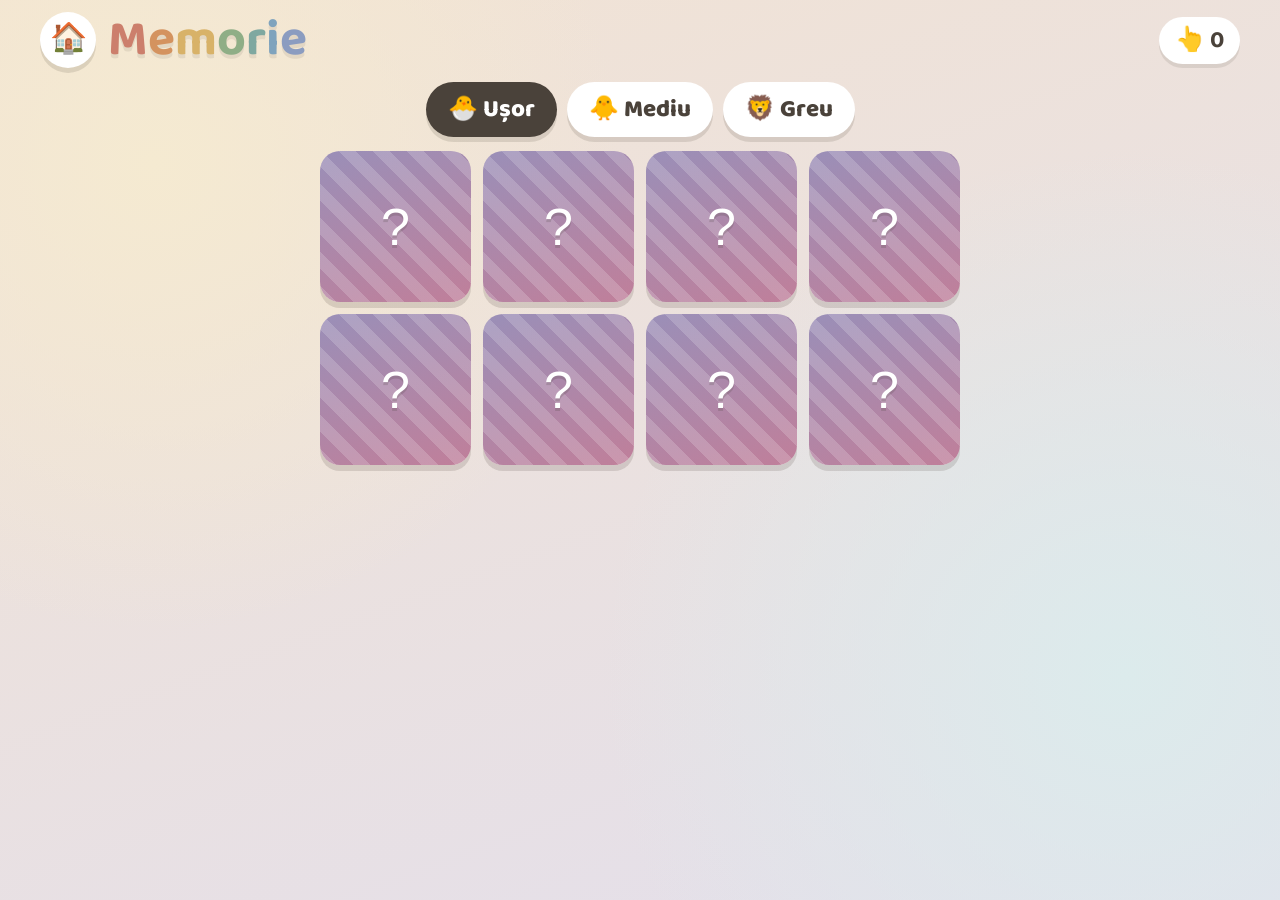
<file: memory.html>
<!doctype html><html lang="ro"><head><meta charset="utf-8"><meta name="viewport" content="width=device-width,initial-scale=1"><title>Memorie</title><link rel="preconnect" href="https://fonts.googleapis.com"><link href="https://fonts.googleapis.com/css2?family=Baloo+2:wght@600;800&display=swap" rel="stylesheet"><link rel="stylesheet" href="shared/kids.css"><style>body{background:radial-gradient(circle at 12% 18%,#f5ead1 0,transparent 35%),radial-gradient(circle at 88% 75%,#dcebec 0,transparent 40%),linear-gradient(160deg,#f2e3d3,#e3dfec)}#table{display:grid;gap:12px;margin:0 auto 30px;grid-template-columns:repeat(4,1fr);width:min(100%,640px,calc((100vh - 190px) * var(--ratio)))}.card{position:relative;aspect-ratio:1;border:0;padding:0;background:0 0;cursor:pointer;perspective:800px}.card .inner{position:absolute;inset:0;transition:transform .45s cubic-bezier(.4,1.4,.5,1);transform-style:preserve-3d}.card.open .inner{transform:rotateY(180deg)}.side{position:absolute;inset:0;border-radius:20px;backface-visibility:hidden;-webkit-backface-visibility:hidden;display:grid;place-items:center;box-shadow:0 6px 0 rgba(74,66,58,.16)}.back{background:repeating-linear-gradient(45deg,rgba(255,255,255,.18) 0 12px,transparent 12px 24px),linear-gradient(160deg,#9a8fb8,#c07f9a);color:#fff;font-size:clamp(34px,7vw,52px);text-shadow:0 3px 0 rgba(74,66,58,.2)}.front{background:#fff;transform:rotateY(180deg);flex-direction:column;align-content:center;gap:0}.front .pic{font-size:clamp(36px,9vw,72px);line-height:1}.front .name{font-size:clamp(13px,2.6vw,20px);font-weight:800;line-height:1.1}.card.matched .front{background:#dbe6d7;box-shadow:0 0 0 4px #8fae86,0 6px 0 rgba(74,66,58,.16)}.card.matched .inner{animation:.5s bounce}@keyframes bounce{50%{transform:rotateY(180deg) scale(1.1)}}.card:hover:not(.open) .inner{transform:translateY(-3px) rotate(-2deg)}@media (max-width:600px){#table{gap:8px}.side{border-radius:14px}}@media (prefers-reduced-motion:reduce){.card .inner{transition:none}.card.matched .inner{animation:none}}</style></head><body><header class="top"><a class="round" href="index.html" title="Acasă" aria-label="Acasă">🏠</a><h1 id="title"></h1><div class="pill" title="Încercări">👆 <b id="moves">0</b></div></header><nav class="choices" aria-label="Nivel"><button data-pairs="4">🐣 Ușor</button> <button data-pairs="6">🐥 Mediu</button> <button data-pairs="8">🦁 Greu</button></nav><main id="table" aria-label="Cărți"></main><script src="voices/memory.js"></script><script src="shared/kids.js"></script><script>const{animals:e,texts:t}=window.MEMORY_GAME,i=Kids.voice("memory",t),a=document.getElementById("table"),s=document.getElementById("moves");Kids.rainbowTitle(document.getElementById("title"),"Memorie");let n=4,r=null,d=!1,c=0,l=0,o=!1;function u(t){n=t,r=null,d=!1,c=0,l=0,s.textContent=0,document.querySelectorAll(".choices button").forEach(e=>e.setAttribute("aria-pressed",String(Number(e.dataset.pairs)===t)));const i=2*t/4;a.style.setProperty("--ratio",String(4/i)),a.textContent="",Kids.shuffle(Kids.shuffle(e).slice(0,t).flatMap(e=>[e,e])).forEach((e,t)=>{const i=document.createElement("button");i.className="card pop",i.style.animationDelay=.03*t+"s",i.setAttribute("aria-label","Carte ascunsă"),i.innerHTML='<div class="inner"><div class="side back">?</div><div class="side front"><div class="pic"></div><div class="name"></div></div></div>',i.querySelector(".pic").textContent=e.emoji,i.querySelector(".name").textContent=e.name,i.addEventListener("click",()=>m(i,e)),a.appendChild(i)})}async function m(e,t){if(d||e.classList.contains("open"))return;if(Kids.ensureAudio(),e.classList.add("open"),e.setAttribute("aria-label",t.name),Kids.tone(660,.08,"triangle",.12),i(t.id),!r)return void(r={card:e,animal:t});const a=r;if(r=null,c++,s.textContent=c,d=!0,a.animal.id===t.id)if(await Kids.wait(750),e.classList.add("matched"),a.card.classList.add("matched"),Kids.tone(784,.15,"triangle"),Kids.tone(1046,.25,"triangle",.18,.12),Kids.confettiFrom(e,8),l++,d=!1,l===n){await Kids.wait(700);const e=c<=1.5*n?3:c<=2.2*n?2:1;i("win",3500),Kids.celebrate({emoji:"🎉",title:"Ai găsit toate perechile!",big:`👆 ${c}`,stars:e,note:"încercări",again:()=>u(n)})}else i("pair");else await Kids.wait(1200),e.classList.remove("open"),a.card.classList.remove("open"),e.setAttribute("aria-label","Carte ascunsă"),a.card.setAttribute("aria-label","Carte ascunsă"),d=!1}document.querySelectorAll(".choices button").forEach(e=>e.addEventListener("click",()=>{Kids.ensureAudio(),u(Number(e.dataset.pairs)),o||(o=!0,i("start"))})),u(4)</script></body></html>
</file>
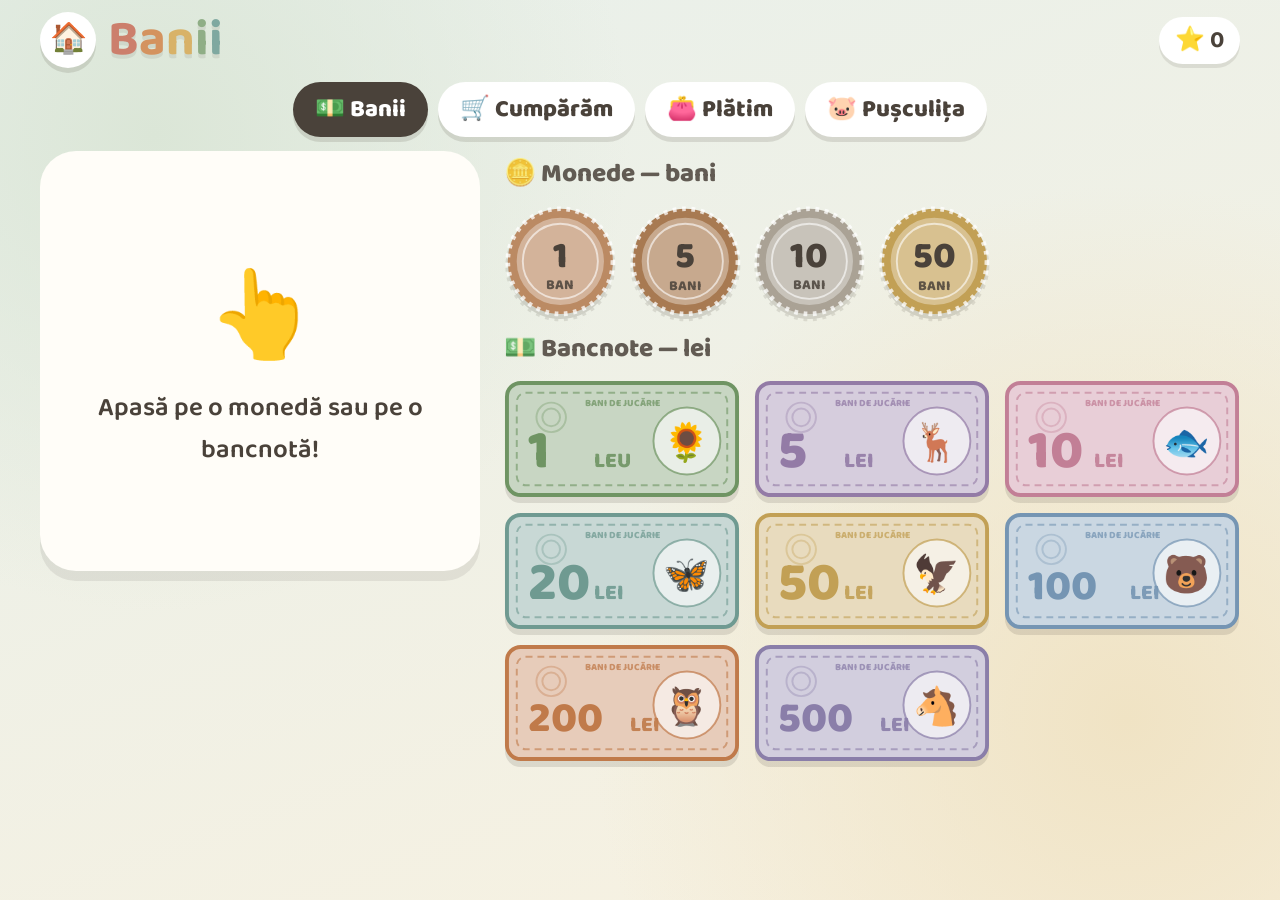
<file: money.html>
<!doctype html><html lang="ro"><head><meta charset="utf-8"><meta name="viewport" content="width=device-width,initial-scale=1"><title>Banii</title><link rel="preconnect" href="https://fonts.googleapis.com"><link href="https://fonts.googleapis.com/css2?family=Baloo+2:wght@600;800&display=swap" rel="stylesheet"><link rel="stylesheet" href="shared/kids.css"><style>body{background:radial-gradient(circle at 12% 15%,#dbe6d7 0,transparent 35%),radial-gradient(circle at 88% 80%,#f0e3c4 0,transparent 40%),linear-gradient(160deg,#e8f0eb,#f8f1e0)}.money-svg{display:block;width:100%;height:auto}.money-svg text{font-family:var(--font)}.note{border:0;background:0 0;padding:0;cursor:pointer;width:100%;transition:transform .12s;filter:drop-shadow(0 6px 0 rgba(74,66,58,.14))}.note:hover{transform:translateY(-4px) rotate(-1.5deg)}.note:active{transform:translateY(3px)}.note.on{transform:scale(1.04) rotate(-1deg)}.note.wrong{animation:.4s kids-shake}.note.faded{opacity:.35;pointer-events:none}.coin{filter:drop-shadow(0 5px 0 rgba(74,66,58,.18))}.coin:hover{transform:translateY(-4px) rotate(8deg)}#learn{display:grid;grid-template-columns:minmax(300px,440px) 1fr;gap:24px;max-width:1200px;margin:0 auto;padding-bottom:40px;align-items:start}#stage{position:sticky;top:14px;background:var(--paper);border-radius:36px;padding:18px;text-align:center;min-height:420px;display:flex;flex-direction:column;justify-content:center;align-items:center;gap:8px;box-shadow:0 10px 0 rgba(74,66,58,.1)}#stage .big{width:min(100%,340px)}#stage .big.coin-big{width:min(60%,190px)}#stage .value{font-size:clamp(32px,5vw,46px);font-weight:800;line-height:1.05}#stage .same{display:flex;align-items:center;justify-content:center;gap:6px;flex-wrap:wrap;font-size:24px;font-weight:800}#stage .same .mini{width:72px}#stage .same .mini.coin-mini{width:46px}#stage .buys{display:flex;align-items:center;justify-content:center;gap:10px;background:#f5ead1;border-radius:22px;padding:8px 18px;font-size:clamp(18px,2.8vw,23px);font-weight:800;line-height:1.15}#stage .buys b{font-size:44px;line-height:1}#hint{font-size:26px;font-weight:600}#hint .hand{display:block;font-size:84px;animation:1.4s ease-in-out infinite tap}@keyframes tap{50%{transform:translateY(-14px)}}.again{font-size:28px;width:62px;height:62px;border-radius:50%;border:0;cursor:pointer;background:#fff;box-shadow:0 5px 0 rgba(74,66,58,.15)}.again:active{transform:translateY(3px)}.wallets{display:flex;flex-direction:column;gap:8px}.group{margin:2px 0;font-size:clamp(20px,3vw,26px);font-weight:800;opacity:.85}#coin-grid{display:grid;grid-template-columns:repeat(auto-fill,minmax(110px,1fr));gap:12px}#wallet-grid{display:grid;grid-template-columns:repeat(auto-fill,minmax(180px,1fr));gap:14px}#pay,#piggy,#shop{max-width:860px;margin:0 auto;padding-bottom:40px;text-align:center}.ask{display:flex;align-items:center;justify-content:center;gap:12px;background:var(--paper);border-radius:30px;padding:10px 18px;box-shadow:0 8px 0 rgba(74,66,58,.1);margin-bottom:16px}.ask p{margin:0;font-size:clamp(23px,4.2vw,36px);font-weight:800;line-height:1.1}.ask button{flex:none;font-size:28px;width:60px;height:60px;border-radius:50%;border:0;cursor:pointer;background:#fff;box-shadow:0 5px 0 rgba(74,66,58,.15)}.item{display:flex;align-items:center;justify-content:center;gap:16px;flex-wrap:wrap;background:#fff;border-radius:30px;padding:12px 22px;box-shadow:0 8px 0 rgba(74,66,58,.1);margin-bottom:18px}.item .pic{font-size:clamp(64px,13vw,96px);line-height:1}.item .name{font-size:clamp(20px,3.4vw,28px);font-weight:800}.item .tag{background:#ddb66d;border-radius:16px;padding:4px 16px;font-size:clamp(26px,5vw,40px);font-weight:800;box-shadow:0 5px 0 #b08f4a;transform:rotate(-3deg)}#options{display:grid;grid-template-columns:repeat(3,1fr);gap:14px}#options.coins{max-width:520px;margin:0 auto}#bank,#purse{min-height:120px;display:flex;flex-wrap:wrap;gap:10px;justify-content:center;align-items:center;background:rgba(255,255,255,.6);border-radius:28px;padding:12px;box-shadow:inset 0 0 0 3px #fff;margin-bottom:12px}#purse .slot{width:130px}#bank .slot{width:74px}.empty{font-size:22px;font-weight:700;opacity:.55}.total{display:flex;align-items:center;justify-content:center;gap:12px;font-size:clamp(24px,4.6vw,36px);font-weight:800;margin-bottom:12px}.total .count{background:#fff;border-radius:999px;padding:2px 20px;box-shadow:0 4px 0 rgba(74,66,58,.12)}.total .count.ok{background:#c2d7bc}#palette{display:grid;grid-template-columns:repeat(4,1fr);gap:10px}#coinPalette{display:grid;grid-template-columns:repeat(4,1fr);gap:12px;max-width:520px;margin:0 auto}@media (max-width:760px){#learn{grid-template-columns:1fr;gap:14px}#stage{top:8px;z-index:2;min-height:0;padding:10px;gap:6px}#stage .big{width:min(100%,250px)}#stage .big.coin-big{width:130px}#stage .value{font-size:28px}#stage .same{font-size:18px}#stage .same .mini{width:52px}#stage .same .mini.coin-mini{width:34px}#stage .buys{font-size:17px;padding:6px 12px}#stage .buys b{font-size:34px}.again{width:52px;height:52px;font-size:24px}#hint .hand{font-size:56px}#coin-grid,#palette{grid-template-columns:repeat(4,1fr);gap:8px}#wallet-grid{grid-template-columns:repeat(2,1fr);gap:10px}#bank,#purse{min-height:90px;gap:6px;padding:8px}#purse .slot{width:92px}#bank .slot{width:54px}#options{gap:8px}}</style></head><body><header class="top"><a class="round" href="index.html" title="Acasă" aria-label="Acasă">🏠</a><h1 id="title"></h1><div class="pill" aria-label="Steluțe">⭐ <b id="stars">0</b></div></header><nav class="choices" aria-label="Alege"><button data-mode="learn">💵 Banii</button> <button data-mode="shop">🛒 Cumpărăm</button> <button data-mode="pay">👛 Plătim</button> <button data-mode="piggy">🐷 Pușculița</button></nav><section id="learn"><div id="stage" aria-live="polite"><div id="hint"><span class="hand">👆</span>Apasă pe o monedă sau pe o bancnotă!</div></div><div class="wallets"><h2 class="group">🪙 Monede — bani</h2><div id="coin-grid"></div><h2 class="group">💵 Bancnote — lei</h2><div id="wallet-grid"></div></div></section><section id="shop" hidden><div class="ask"><p id="question"></p><button id="repeat" title="Ascultă din nou" aria-label="Ascultă din nou">🔊</button></div><div class="item"><span class="pic" id="shopPic"></span><span class="name" id="shopName"></span><span class="tag" id="shopTag"></span></div><div id="options"></div></section><section id="pay" hidden><div class="item"><span class="pic" id="payPic"></span><span class="name" id="payName"></span><span class="tag" id="payTag"></span></div><div id="purse" aria-live="polite"></div><div class="total">👛 <span class="count" id="payTotal">0 lei</span> <button class="again" id="payUndo" title="Scoate ultima bancnotă" aria-label="Scoate ultima bancnotă">↩️</button> <button class="again" id="payRepeat" title="Ascultă din nou" aria-label="Ascultă din nou">🔊</button></div><div id="palette"></div></section><section id="piggy" hidden><div class="ask"><p id="piggyAsk"></p><button id="piggyRepeat" title="Ascultă din nou" aria-label="Ascultă din nou">🔊</button></div><div class="item"><span class="pic">🐷</span><span class="tag" id="piggyTag"></span></div><div id="bank" aria-live="polite"></div><div class="total">🪙 <span class="count" id="piggyTotal">0 bani</span> <button class="again" id="piggyUndo" title="Scoate ultima monedă" aria-label="Scoate ultima monedă">↩️</button></div><div id="coinPalette"></div></section><script src="voices/money.js"></script><script src="shared/kids.js"></script><script>const{notes:e,coins:t,basket:n,piggy:i,texts:o}=window.MONEY_GAME,a=Kids.voice("money",o),c=e=>document.getElementById(e);Kids.rainbowTitle(c("title"),"Banii");let s=0;const l=()=>{s++,c("stars").textContent=s},d=e=>e.charAt(0).toUpperCase()+e.slice(1);function r(e){const t=e.value>=100;return`<svg viewBox="0 0 240 120" class="money-svg" aria-hidden="true">\n    <rect x="3" y="3" width="234" height="114" rx="14" fill="#fff"/>\n    <rect x="3" y="3" width="234" height="114" rx="14" fill="${e.hex}" fill-opacity=".38" stroke="${e.hex}" stroke-width="4"/>\n    <rect x="13" y="13" width="214" height="94" rx="9" fill="none" stroke="${e.hex}" stroke-width="2" stroke-dasharray="7 5" opacity=".6"/>\n    <circle cx="186" cy="62" r="34" fill="#fff" opacity=".6"/>\n    <circle cx="186" cy="62" r="34" fill="none" stroke="${e.hex}" stroke-width="2" opacity=".7"/>\n    <circle cx="48" cy="38" r="15" fill="none" stroke="${e.hex}" stroke-width="2" opacity=".35"/>\n    <circle cx="48" cy="38" r="9" fill="none" stroke="${e.hex}" stroke-width="2" opacity=".35"/>\n    <text x="186" y="76" font-size="38" text-anchor="middle">${e.motif}</text>\n    <text x="24" y="88" font-size="${t?44:56}" font-weight="800" fill="${e.hex}">${e.value}</text>\n    <text x="${t?128:92}" y="88" font-size="22" font-weight="800" fill="${e.hex}" opacity=".9">${1===e.value?"LEU":"LEI"}</text>\n    <text x="120" y="26" font-size="10" text-anchor="middle" font-weight="800" fill="${e.hex}" opacity=".75">BANI DE JUCĂRIE</text>\n  </svg>`}function p(e){return`<svg viewBox="0 0 120 120" class="money-svg" aria-hidden="true">\n    <circle cx="60" cy="60" r="56" fill="${e.hex}"/>\n    <circle cx="60" cy="60" r="56" fill="none" stroke="#fff" stroke-width="5" stroke-dasharray="4 6" opacity=".75"/>\n    <circle cx="60" cy="60" r="48" fill="#fff" fill-opacity=".35" stroke="${e.hex}" stroke-width="3"/>\n    <circle cx="60" cy="60" r="40" fill="none" stroke="#fff" stroke-width="2" opacity=".6"/>\n    <text x="60" y="66" font-size="40" font-weight="800" text-anchor="middle" fill="#4a423a">${e.value}</text>\n    <text x="60" y="90" font-size="15" font-weight="800" text-anchor="middle" fill="#4a423a" opacity=".85">${1===e.value?"BAN":"BANI"}</text>\n  </svg>`}const u=e=>"makes"in e,f=e=>u(e)?p(e):r(e);function h(e,t){const n=document.createElement("button");return n.className="note"+(u(e)?" coin":""),n.innerHTML=f(e),n.dataset.value=e.value,n.dataset.kind=u(e)?"coin":"note",n.setAttribute("aria-label",e.spoken),n.addEventListener("click",()=>{Kids.ensureAudio(),t(n)}),n}const g=e=>(u(e)?"coin_":"note_")+e.value,y=e=>t.find(t=>t.value===e),x=t=>e.find(e=>e.value===t),m={5:[1,5],10:[5,2],20:[10,2],50:[10,5],100:[50,2],200:[100,2],500:[100,5]},v={5:[1,5],10:[5,2],50:[10,5]},k=c("stage"),w=[];for(const[n,i]of[[c("coin-grid"),t],[c("wallet-grid"),e]])for(const e of i){const t=h(e,()=>K(e,t));n.appendChild(t),w.push(t)}async function C(e){await a(g(e),1600),a(u(e)?"makes_"+e.value:"buys_"+e.value,3600)}function E(e,t,n){const i=document.createElement("div");i.className="same pop",i.append("=");for(let o=0;o<t;o++){o&&i.append("+");const t=document.createElement("span");t.className="mini"+(n?" coin-mini":""),t.innerHTML=f(e),i.appendChild(t)}return i}function K(e,t){w.forEach(e=>e.classList.toggle("on",e===t)),k.textContent="";const n=document.createElement("div");n.className="big pop"+(u(e)?" coin-big":""),n.innerHTML=f(e);const i=document.createElement("div");if(i.className="value",i.style.color=u(e)?"#4a423a":e.hex,i.textContent=d(e.spoken),k.append(n,i),u(e)){const t=v[e.value];t&&k.appendChild(E(y(t[0]),t[1],!0))}else if(1===e.value)k.appendChild(E(y(50),2,!0));else{const t=m[e.value];t&&k.appendChild(E(x(t[0]),t[1],!1))}const a=document.createElement("div");a.className="buys pop";const c=document.createElement("b");c.textContent=u(e)?"🐷":e.emoji;const s=document.createElement("span");s.textContent=(u(e)?o["makes_"+e.value]:o["buys_"+e.value]).replace(/\.$/,""),a.append(c,s);const l=document.createElement("button");l.className="again",l.textContent="🔊",l.title="Ascultă din nou",l.setAttribute("aria-label","Ascultă din nou"),l.addEventListener("click",()=>C(e)),k.append(a,l),C(e)}let b=null,L=!1;function _(){let n;L=!1;do{n=Kids.pick(Math.random()<.4?t:e)}while(n===b);b=n;const i=u(n),s=i?t:e;c("question").textContent=o[(i?"findc_":"find_")+n.value],c("shopPic").textContent=i?"🐷":n.emoji,c("shopName").textContent=i?"pentru pușculiță":n.buys,c("shopTag").textContent=n.value+(i?" bani":" lei");const l=c("options");l.textContent="",l.classList.toggle("coins",i);for(const e of Kids.shuffle([n,...Kids.shuffle(s.filter(e=>e!==n)).slice(0,2)]))l.appendChild(h(e,t=>$(t,e)));a((i?"findc_":"find_")+n.value,2600)}async function $(e,t){if(!L)if(e.classList.remove("wrong"),t===b){L=!0,l(),Kids.confettiFrom(e),Kids.tone(784,.15,"triangle"),Kids.tone(1046,.25,"triangle",.18,.12);const t=b;await a(Kids.pick(["bravo","super","yes"]),1400),b!==t||c("shop").hidden||_()}else e.offsetWidth,e.classList.add("wrong"),setTimeout(()=>e.classList.add("faded"),400),Kids.tone(200,.12,"sine",.08),await a(g(t),1500),a("tryAgain",1400)}c("repeat").addEventListener("click",()=>b&&a((u(b)?"findc_":"find_")+b.value,2600));let N=null,A=[],T=!1;function M(){const e=c("purse");if(e.textContent="",!A.length){const t=document.createElement("div");t.className="empty",t.textContent="Portofelul e gol…",e.appendChild(t)}for(const t of A){const n=document.createElement("div");n.className="slot pop",n.innerHTML=r(t),e.appendChild(n)}const t=A.reduce((e,t)=>e+t.value,0);return c("payTotal").textContent=t+" lei",c("payTotal").classList.toggle("ok",!!N&&t===N.price),t}function B(){let e;T=!1;do{e=Kids.pick(n)}while(e===N);N=e,A=[],c("payPic").textContent=N.emoji,c("payName").textContent=N.name,c("payTag").textContent=N.price+" lei",M(),a("price_"+N.price,2400)}async function z(e){if(T||!N)return;A.push(e);const t=M();if(t<N.price)a("note_"+e.value,1300);else{if(t===N.price)return T=!0,l(),Kids.confettiFrom(c("purse"),16),[523,659,784,1046].forEach((e,t)=>Kids.tone(e,.16,"triangle",.16,.11*t)),await Kids.wait(700),await a("paid",2400),void(c("pay").hidden||B());T=!0,Kids.tone(200,.2,"sine",.1),await Kids.wait(600),await a("tooMuch",3e3),A=[],M(),T=!1,a("price_"+N.price,2400)}}for(const t of e)c("palette").appendChild(h(t,()=>z(t)));c("payUndo").addEventListener("click",()=>{!T&&A.length&&(A.pop(),M(),Kids.tone(320,.1,"sine",.1))}),c("payRepeat").addEventListener("click",()=>N&&a("price_"+N.price,2400));let H=null,I=[],P=!1;function U(){const e=c("bank");if(e.textContent="",!I.length){const t=document.createElement("div");t.className="empty",t.textContent="Pușculița e goală…",e.appendChild(t)}for(const t of I){const n=document.createElement("div");n.className="slot pop",n.innerHTML=p(t),e.appendChild(n)}const t=I.reduce((e,t)=>e+t.value,0);return c("piggyTotal").textContent=t+" bani"+(100===t?" = 1 leu":""),c("piggyTotal").classList.toggle("ok",t===H),t}function j(){let e;P=!1;do{e=Kids.pick(i)}while(e===H);H=e,I=[],c("piggyAsk").textContent=o["target_"+H],c("piggyTag").textContent=H+" bani",U(),a("target_"+H,2800)}async function q(e){if(P||!H)return;I.push(e);const t=U();if(t<H)a("coin_"+e.value,1300);else{if(t===H)return P=!0,l(),Kids.confettiFrom(c("bank"),16),[523,659,784,1046].forEach((e,t)=>Kids.tone(e,.16,"triangle",.16,.11*t)),await Kids.wait(700),await a(100===H?"piggyLeu":"piggyDone",2600),void(c("piggy").hidden||j());P=!0,Kids.tone(200,.2,"sine",.1),await Kids.wait(600),await a("tooMuch",3e3),I=[],U(),P=!1,a("target_"+H,2800)}}for(const e of t)c("coinPalette").appendChild(h(e,()=>q(e)));function F(e){Kids.stopVoice(),document.querySelectorAll(".choices button").forEach(t=>t.setAttribute("aria-pressed",String(t.dataset.mode===e)));for(const t of["learn","shop","pay","piggy"])c(t).hidden=t!==e;b=null,"shop"===e?a("shop",2200).then(()=>{c("shop").hidden||_()}):"pay"===e?(N=null,a("pay",2800).then(()=>{c("pay").hidden||B()})):"piggy"===e&&(H=null,a("piggy",2400).then(()=>{c("piggy").hidden||j()}))}c("piggyUndo").addEventListener("click",()=>{!P&&I.length&&(I.pop(),U(),Kids.tone(320,.1,"sine",.1))}),c("piggyRepeat").addEventListener("click",()=>H&&a("target_"+H,2800)),document.querySelectorAll(".choices button").forEach(e=>e.addEventListener("click",()=>{Kids.ensureAudio(),F(e.dataset.mode)})),F("learn")</script></body></html>
</file>
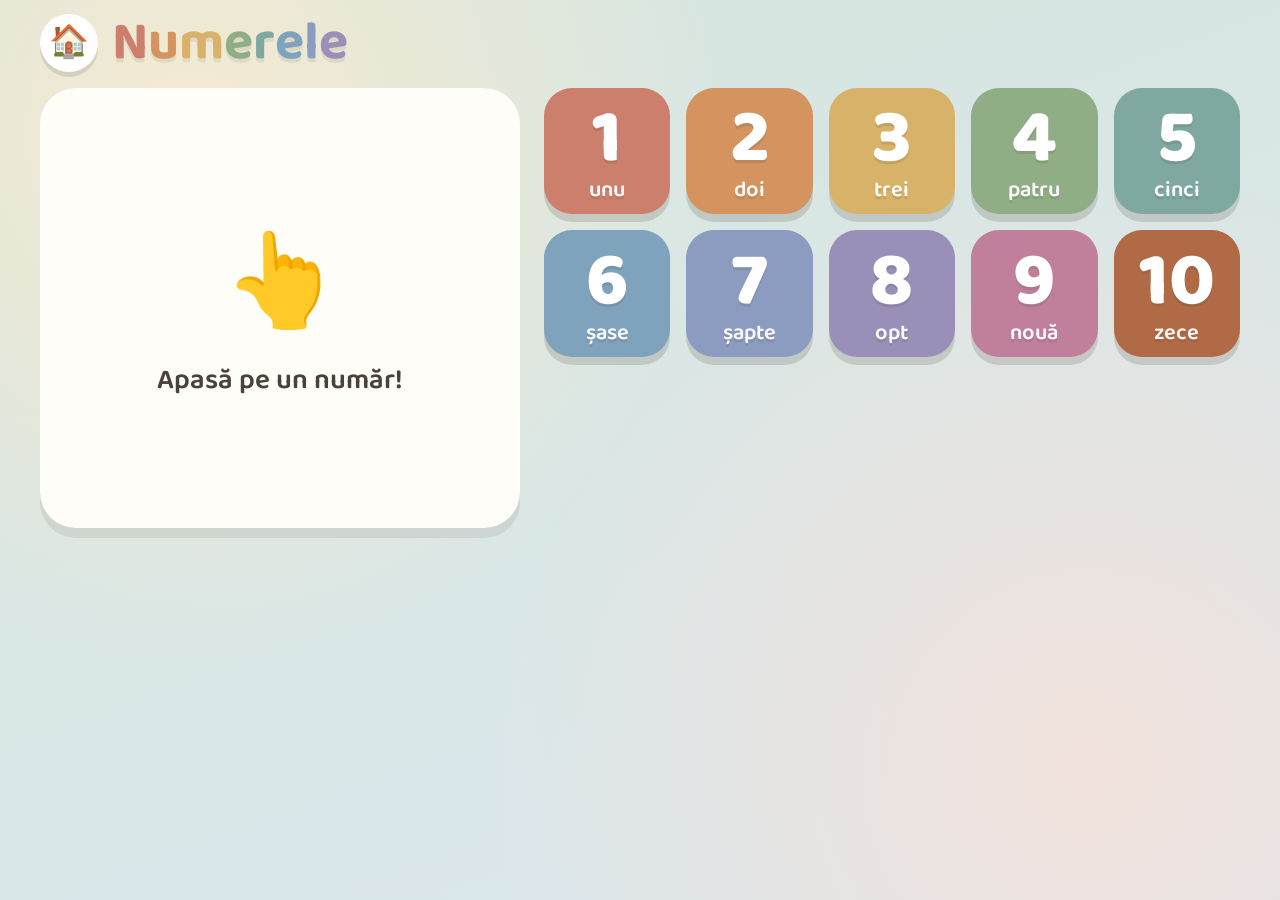
<file: numbers.html>
<!doctype html><html lang="ro"><head><meta charset="utf-8"><meta name="viewport" content="width=device-width,initial-scale=1"><title>Numerele</title><link rel="preconnect" href="https://fonts.googleapis.com"><link href="https://fonts.googleapis.com/css2?family=Baloo+2:wght@600;800&display=swap" rel="stylesheet"><style>:root{--ink:#4a423a;--paper:#fffdf8;--font:"Baloo 2","Comic Sans MS","Trebuchet MS",sans-serif}*{box-sizing:border-box}body,html{margin:0}body{font-family:var(--font);color:var(--ink);min-height:100vh;padding-inline:16px;background:radial-gradient(circle at 15% 15%,#f5ead1 0,transparent 40%),radial-gradient(circle at 85% 85%,#f2e2dc 0,transparent 45%),linear-gradient(160deg,#d7e6de,#dbe7ee)}header{display:flex;align-items:center;gap:14px;padding-block:14px 6px;max-width:1200px;margin:0 auto}.home{display:grid;place-items:center;width:58px;height:58px;flex:none;border-radius:50%;background:#fff;font-size:32px;text-decoration:none;box-shadow:0 5px 0 rgba(74,66,58,.15)}.home:active{transform:translateY(3px)}h1{margin:0;font-size:clamp(34px,6vw,54px);line-height:1}h1 span{display:inline-block;text-shadow:0 4px 0 rgba(74,66,58,.1)}main{display:grid;grid-template-columns:minmax(320px,480px) 1fr;gap:24px;max-width:1200px;margin:0 auto;padding-block:10px 40px;align-items:start}#stage{position:sticky;top:14px;background:var(--paper);border-radius:36px;padding:18px;text-align:center;box-shadow:0 10px 0 rgba(74,66,58,.1);min-height:440px;display:flex;flex-direction:column;justify-content:center}#digit{font-size:clamp(110px,18vw,170px);line-height:.9;font-weight:800}#word{font-size:clamp(38px,6vw,56px);font-weight:800;line-height:1.1;margin-bottom:8px}#things{display:grid;grid-template-columns:repeat(5,1fr);gap:6px;justify-items:center;margin:4px auto 0;max-width:380px;width:100%}.thing{position:relative;font-size:clamp(40px,6vw,56px);line-height:1.2;opacity:.22;filter:grayscale(1);transition:opacity .2s,filter .2s}.thing.lit{opacity:1;filter:none;animation:.4s cubic-bezier(.2,1.8,.4,1) bump}.thing .count{position:absolute;left:50%;bottom:-6px;transform:translateX(-50%);font-size:20px;font-weight:800;color:#fff;min-width:28px;height:28px;line-height:28px;border-radius:14px;box-shadow:0 2px 0 rgba(74,66,58,.2);display:none}.thing.lit .count{display:block}@keyframes bump{0%{transform:scale(.4)}100%{transform:scale(1)}}#hint{font-size:28px;font-weight:600}#hint .hand{display:block;font-size:90px;animation:1.4s ease-in-out infinite tap}@keyframes tap{0%,100%{transform:translateY(0)}50%{transform:translateY(-14px)}}.pop{animation:.45s cubic-bezier(.2,1.6,.4,1) pop}@keyframes pop{from{transform:scale(.4) rotate(-8deg);opacity:0}to{transform:scale(1) rotate(0);opacity:1}}.controls{display:flex;justify-content:center;gap:14px;margin-top:16px}.controls button{font:800 30px var(--font);width:70px;height:70px;border-radius:50%;border:0;cursor:pointer;background:#fff;color:var(--ink);box-shadow:0 5px 0 rgba(74,66,58,.15)}.controls button:active{transform:translateY(3px);box-shadow:0 2px 0 rgba(74,66,58,.15)}.controls button:disabled{opacity:.35;cursor:default}#grid{display:grid;grid-template-columns:repeat(auto-fill,minmax(120px,1fr));gap:16px}.tile{position:relative;aspect-ratio:1;border:0;border-radius:28px;cursor:pointer;color:#fff;font:800 clamp(56px,7vw,76px)/1 var(--font);box-shadow:0 8px 0 rgba(74,66,58,.18);transition:transform .12s;text-shadow:0 3px 0 rgba(74,66,58,.15)}.tile:hover{transform:translateY(-4px) rotate(-3deg)}.tile:active{transform:translateY(4px);box-shadow:0 3px 0 rgba(74,66,58,.18)}.tile:focus-visible{outline:5px solid var(--ink);outline-offset:3px}.tile.on{outline:#fff solid 6px;outline-offset:-12px;transform:scale(1.06)}.tile.seen::after{content:"⭐";position:absolute;top:-8px;right:-6px;font-size:26px;text-shadow:none}.tile small{display:block;font-size:22px;font-weight:600;margin-top:2px;opacity:.95}@media (max-width:760px){main{grid-template-columns:1fr;gap:16px}#stage{top:8px;z-index:2;min-height:0;padding:10px 12px}#digit{font-size:90px}#word{font-size:34px;margin-bottom:2px}.thing{font-size:34px}.thing .count{font-size:14px;min-width:20px;height:20px;line-height:20px;bottom:-4px}.controls{margin-top:8px}.controls button{width:56px;height:56px;font-size:24px}#hint .hand{font-size:60px}#grid{grid-template-columns:repeat(5,1fr);gap:10px}.tile{font-size:38px;border-radius:18px}.tile small{display:none}}@media (prefers-reduced-motion:reduce){#hint .hand,.pop,.thing.lit{animation:none}}</style></head><body><header><a class="home" href="index.html" title="Acasă" aria-label="Acasă">🏠</a><h1 id="title"></h1></header><main><section id="stage" aria-live="polite"><div id="hint"><span class="hand">👆</span>Apasă pe un număr!</div></section><section id="grid" aria-label="Numerele"></section></main><script src="voices/numbers.js"></script><script>const e=["#cc7f6c","#d4935f","#d8b268","#8fae86","#7fa8a0","#7fa3bd","#8b9cc0","#9a8fb8","#c07f9a","#b06a45"],t=window.NUMBERS,n=document.getElementById("stage"),o=document.getElementById("grid");let a=-1,c=0,s=null;{const t=document.getElementById("title");[..."Numerele"].forEach((n,o)=>{const a=document.createElement("span");a.textContent=n,a.style.color=e[o%e.length],t.appendChild(a)})}const l=t.map((t,n)=>{const a=document.createElement("button");a.className="tile",a.style.background=e[n%e.length],a.append(String(t.n));const c=document.createElement("small");return c.textContent=t.word,a.appendChild(c),a.setAttribute("aria-label",`${t.n}, ${t.word}`),a.addEventListener("click",()=>m(n)),o.appendChild(a),a});function d(e){return new Promise(n=>{s&&(s.onended=null,s.pause()),s=new Audio(`voices/numbers/${e}.mp3`),s.onended=n,s.play().catch(()=>{if(!("speechSynthesis"in window))return n();speechSynthesis.cancel();const o=new SpeechSynthesisUtterance(t[e-1].word);o.lang="ro-RO",o.rate=.85,o.onend=n,o.onerror=n,speechSynthesis.speak(o)})})}const r=e=>new Promise(t=>setTimeout(t,e));async function i(e,n){const o=++c,a=t[e];n.forEach(e=>e.classList.remove("lit")),await Promise.race([d(a.n),r(1300)]);for(let e=0;e<a.n;e++){if(o!==c)return;n[e].classList.add("lit"),await Promise.race([d(e+1),r(850)])}}function m(o){a=o;const c=t[o],s=e[o%e.length];n.textContent="";const d=document.createElement("div");d.id="digit",d.className="pop",d.style.color=s,d.textContent=c.n;const r=document.createElement("div");r.id="word",r.className="pop",r.style.animationDelay=".08s",r.textContent=c.word;const u=document.createElement("div");u.id="things";const p=[];for(let e=0;e<c.n;e++){const t=document.createElement("div");t.className="thing",t.textContent=c.emoji;const n=document.createElement("span");n.className="count",n.textContent=e+1,n.style.background=s,t.appendChild(n),u.appendChild(t),p.push(t)}const h=document.createElement("div");h.className="controls";const y=(e,t,n,o)=>{const a=document.createElement("button");a.textContent=e,a.title=t,a.setAttribute("aria-label",t),a.disabled=o,a.addEventListener("click",n),h.appendChild(a)};y("◀","Numărul dinainte",()=>m(o-1),0===o),y("🔊","Numărăm din nou",()=>i(o,p),!1),y("▶","Numărul următor",()=>m(o+1),o===t.length-1),n.append(d,r,u,h),l.forEach((e,t)=>e.classList.toggle("on",t===o)),l[o].classList.add("seen"),i(o,p)}addEventListener("keydown",e=>{e.key>="0"&&e.key<="9"?m("0"===e.key?9:Number(e.key)-1):"ArrowRight"===e.key?(e.preventDefault(),m(Math.min(t.length-1,a+1))):"ArrowLeft"===e.key?(e.preventDefault(),m(Math.max(0,a-1))):" "!==e.key&&"Enter"!==e.key||!(a>=0)||document.activeElement instanceof HTMLButtonElement||(e.preventDefault(),m(a))})</script></body></html>
</file>
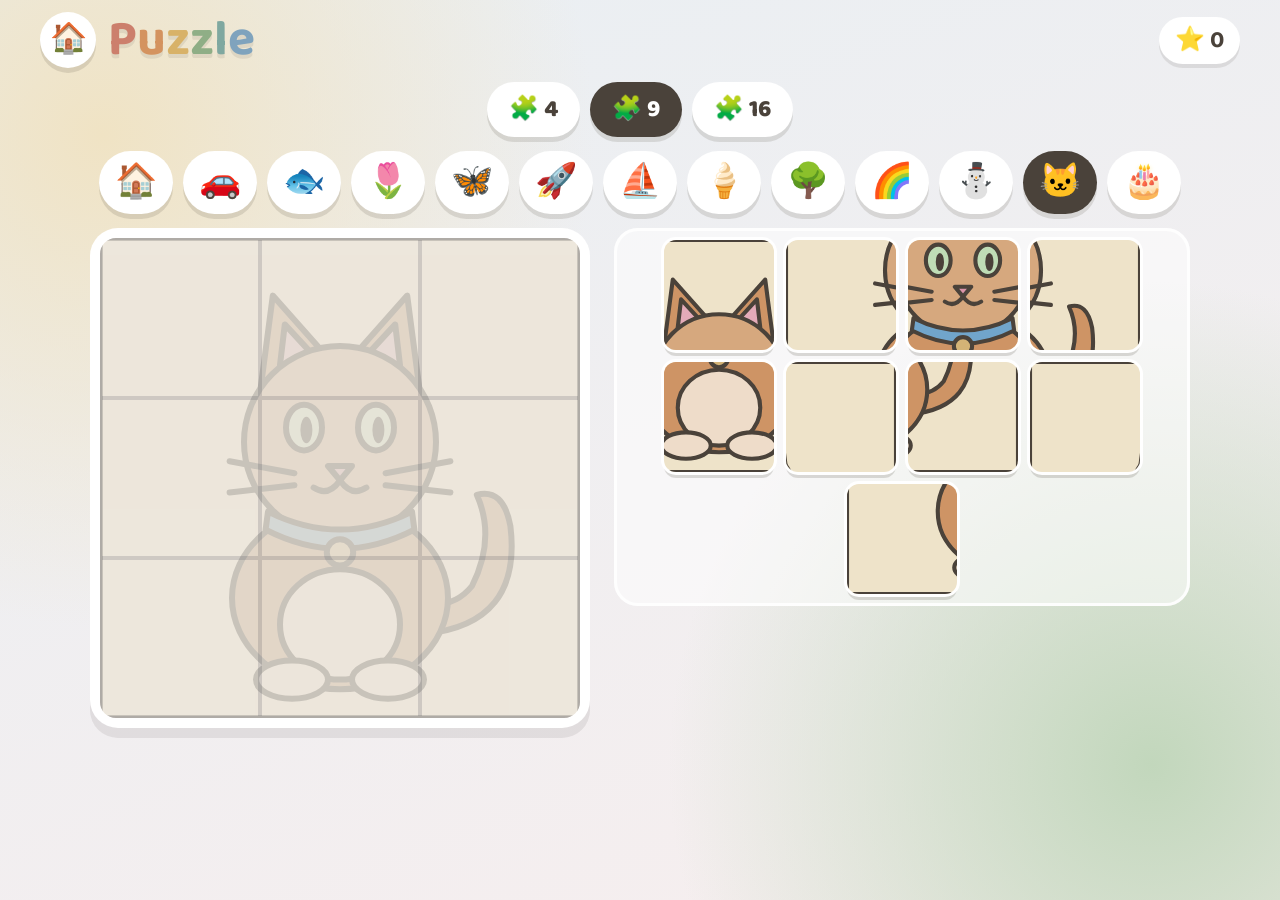
<file: puzzle.html>
<!doctype html><html lang="ro"><head><meta charset="utf-8"><meta name="viewport" content="width=device-width,initial-scale=1"><title>Puzzle</title><link rel="preconnect" href="https://fonts.googleapis.com"><link href="https://fonts.googleapis.com/css2?family=Baloo+2:wght@600;800&display=swap" rel="stylesheet"><link rel="stylesheet" href="shared/kids.css"><style>body{background:radial-gradient(circle at 90% 85%,#c2d7bc 0,transparent 35%),radial-gradient(circle at 8% 15%,#f0e3c4 0,transparent 35%),linear-gradient(160deg,#e9eff3,#f7eeee)}.pictures button{font-size:34px;padding:4px 16px}#play{display:grid;grid-template-columns:auto 1fr;gap:24px;max-width:1100px;margin:0 auto;padding-bottom:30px;align-items:start}#boardWrap{background:#fff;border-radius:28px;padding:10px;box-shadow:0 10px 0 rgba(74,66,58,.1)}#board{position:relative;width:min(88vw,480px,calc(100vh - 240px));aspect-ratio:1;border-radius:16px;overflow:hidden;background:#eee8de;touch-action:none}#board .ghost{position:absolute;inset:0;opacity:.22;filter:saturate(.6);pointer-events:none;transition:opacity .5s}#board .ghost svg{display:block;width:100%;height:100%}#board .slot{position:absolute;box-shadow:inset 0 0 0 2px rgba(43,45,66,.16);pointer-events:none}#board .slot.hint{animation:.6s ease-in-out 3 hint}@keyframes hint{50%{background:rgba(255,212,59,.75);box-shadow:inset 0 0 0 5px #cfa24f}}#board.done .ghost{opacity:0}#board.done{animation:1.2s ease-out glow}@keyframes glow{40%{box-shadow:0 0 0 10px #ddb66d}}#tray{display:flex;flex-wrap:wrap;gap:12px;align-content:flex-start;justify-content:center;min-height:140px;padding:12px;background:rgba(255,255,255,.55);border-radius:24px;box-shadow:inset 0 0 0 3px rgba(255,255,255,.9)}.piece{position:relative;flex:none;overflow:hidden;border-radius:12px;background:#fff;cursor:grab;touch-action:none;box-shadow:0 0 0 3px #fff,0 6px 0 rgba(74,66,58,.18)}.piece .art{position:absolute;left:0;top:0;pointer-events:none}.piece .art svg{display:block;width:100%;height:100%}.piece.selected{box-shadow:0 0 0 3px #fff,0 0 0 8px var(--ink)}.piece.dragging{position:fixed;z-index:30;cursor:grabbing;box-shadow:0 0 0 3px #fff,0 16px 24px rgba(74,66,58,.28)}.piece.placed{position:absolute;border-radius:0;box-shadow:none;cursor:default;animation:.3s ease-out snap}@keyframes snap{50%{filter:brightness(1.25)}}.piece.back{animation:.35s ease-out kids-pop}.sparkle{position:fixed;font-size:32px;pointer-events:none;z-index:40;animation:.8s ease-out forwards kids-fly}.line,.region{stroke:#4a423a;stroke-width:5;stroke-linejoin:round;stroke-linecap:round}.line{fill:none}.ink{fill:#4a423a}@media (max-width:760px){#play{grid-template-columns:1fr;gap:14px}#boardWrap{justify-self:center;padding:8px;border-radius:22px}#board{width:min(calc(100vw - 48px),420px)}#tray{gap:8px;padding:8px;min-height:100px}.pictures button{font-size:26px;padding:2px 12px;flex:none}.pictures{flex-wrap:nowrap;overflow-x:auto;justify-content:flex-start;margin-inline:-16px;padding:4px 16px 10px;scrollbar-width:none}}@media (prefers-reduced-motion:reduce){#board .slot.hint,#board.done,.piece.back,.piece.placed{animation:none}}</style></head><body><header class="top"><a class="round" href="index.html" title="Acasă" aria-label="Acasă">🏠</a><h1 id="title"></h1><div class="pill" aria-label="Steluțe">⭐ <b id="stars">0</b></div></header><nav class="choices levels" aria-label="Piese"><button data-level="2">🧩 4</button> <button data-level="3">🧩 9</button> <button data-level="4">🧩 16</button></nav><nav class="choices pictures" aria-label="Poze"></nav><main id="play"><div id="boardWrap"><div id="board" aria-label="Tabla de puzzle"></div></div><div id="tray" aria-label="Piese"></div></main><script src="shared/drawings.js"></script><script src="voices/coloring.js"></script><script src="voices/puzzle.js"></script><script src="shared/kids.js"></script><script>const t=window.DRAWINGS,e=window.COLORING_TEXTS,n=Kids.voice("puzzle",window.PUZZLE_TEXTS),i=Kids.voice("coloring",e),l=t=>document.getElementById(t),s=l("board"),o=l("tray");Kids.rainbowTitle(l("title"),"Puzzle");let r=3,c=null,a=[],d=0,u=null,f=null,h=!1,p=0,g=0;function m(t){const e=document.createElement("div");return e.innerHTML=`<svg viewBox="0 0 400 400" aria-hidden="true">${t.svg}</svg>`,e.querySelectorAll(".region").forEach((e,n)=>e.setAttribute("fill",t.colors[n]||"#ffffff")),e.innerHTML}let v=null;async function y(t,e){try{const n=document.createElement("div");n.innerHTML=`<svg xmlns="http://www.w3.org/2000/svg" viewBox="0 0 400 400" width="96" height="96">${t.svg}</svg>`,n.querySelectorAll(".region").forEach((e,n)=>e.setAttribute("fill",t.colors[n]||"#ffffff")),n.querySelectorAll(".region, .line").forEach(t=>{t.setAttribute("stroke","#4a423a"),t.setAttribute("stroke-width","5"),t.setAttribute("stroke-linejoin","round"),t.setAttribute("stroke-linecap","round")}),n.querySelectorAll(".line").forEach(t=>t.setAttribute("fill","none")),n.querySelectorAll(".ink").forEach(t=>t.setAttribute("fill","#4a423a"));const i=new Image;i.src="data:image/svg+xml;charset=utf-8,"+encodeURIComponent(n.innerHTML),await i.decode();const l=document.createElement("canvas");l.width=l.height=96;const s=l.getContext("2d");s.drawImage(i,0,0,96,96);const o=96/e,r=[];for(let t=0;t<e;t++)for(let n=0;n<e;n++)r.push(s.getImageData(n*o,t*o,o,o).data);return r}catch(t){return null}}function w(t,e){const n=Math.round(Math.sqrt(t.length/4));let i=0;for(let l=3;l<n-3;l++)for(let s=3;s<n-3;s++){const o=4*(l*n+s);Math.abs(t[o]-e[o])+Math.abs(t[o+1]-e[o+1])+Math.abs(t[o+2]-e[o+2])>60&&i++}return i<=2}function E(t,e){return e.r===t.r&&e.c===t.c||!(!v||a.some(t=>t.placed&&t.r===e.r&&t.c===e.c))&&w(v[e.r*r+e.c],v[t.r*r+t.c])}function b(t,e){if(e.r===t.r&&e.c===t.c)return;const n=a.find(t=>t.r===e.r&&t.c===e.c);[n.r,n.c,n.slot,t.r,t.c,t.slot]=[t.r,t.c,t.slot,n.r,n.c,n.slot]}const x=()=>s.clientWidth/r,L=()=>Math.min(x(),{2:140,3:110,4:88}[r]);function A(t,e){t.el.style.width=t.el.style.height=e+"px";const n=t.el.firstChild;n.style.width=n.style.height=e*r+"px",n.style.left=-t.c*e+"px",n.style.top=-t.r*e+"px"}function C(){const t=x(),e=L();for(const n of a)n.placed?(A(n,t),n.el.style.left=n.c*t+"px",n.el.style.top=n.r*t+"px"):n.el.classList.contains("dragging")||A(n,e)}function M(t){c=t,d=0,u=null,f=null,document.querySelectorAll(".pictures button").forEach(e=>e.setAttribute("aria-pressed",String(e.dataset.id===t.id))),document.querySelectorAll(".levels button").forEach(t=>t.setAttribute("aria-pressed",String(Number(t.dataset.level)===r)));const e=m(t);s.classList.remove("done"),s.innerHTML=`<div class="ghost">${e}</div>`,o.textContent="",a=[];for(let t=0;t<r;t++)for(let n=0;n<r;n++){const i=document.createElement("div");i.className="slot",i.style.cssText=`left:${100*n/r}%;top:${100*t/r}%;width:${100/r}%;height:${100/r}%`,s.appendChild(i);const l=document.createElement("div");l.className="piece",l.innerHTML=`<div class="art">${e}</div>`;const o={r:t,c:n,el:l,slot:i,placed:!1,misses:0};$(o),a.push(o)}let n;do{n=Kids.shuffle(a)}while(n.every((t,e)=>t===a[e]));n.forEach(t=>o.appendChild(t.el)),C(),v=null;const i=r;y(t,r).then(e=>{c===t&&r===i&&(v=e)})}function k(){h||(h=!0,n("start",2600))}function K(t){u=t,a.forEach(e=>e.el.classList.toggle("selected",e===t))}function S(t,e){const n=document.createElement("span");n.className="sparkle",n.textContent="✨",n.style.left=t-16+"px",n.style.top=e-20+"px",n.style.setProperty("--dx",60*Math.random()-30+"px"),n.style.setProperty("--dy","-60px"),document.body.appendChild(n),setTimeout(()=>n.remove(),850)}function T(t,e){const n=s.getBoundingClientRect(),i=n.width/r;return t<n.left||e<n.top||t>=n.right||e>=n.bottom?null:{r:Math.floor((e-n.top)/i),c:Math.floor((t-n.left)/i)}}function q(t){t.placed=!0,K(null),t.el.classList.remove("dragging","back"),t.el.classList.add("placed"),s.appendChild(t.el),C(),d++;const e=t.el.getBoundingClientRect();S(e.left+e.width/2,e.top+e.height/2),Kids.tone(520+45*d,.1,"triangle",.15),Kids.tone(780+45*d,.12,"sine",.1,.07),d===a.length&&B()}function I(t){t.el.classList.remove("dragging","back"),t.el.style.left=t.el.style.top="",A(t,L()),t.el.offsetWidth,t.el.classList.add("back")}function X(t){t.misses++,Kids.tone(200,.12,"sine",.1),performance.now()-g>2500&&(g=performance.now(),n("notHere",1800)),t.misses>=2&&(t.slot.classList.remove("hint"),t.slot.offsetWidth,t.slot.classList.add("hint"))}function $(t){const e=t.el;e.addEventListener("pointerdown",n=>{if(t.placed||f)return;n.preventDefault(),Kids.ensureAudio(),k();const i=e.getBoundingClientRect();f={p:t,x:n.clientX,y:n.clientY,fx:(n.clientX-i.left)/i.width,fy:(n.clientY-i.top)/i.height,moved:!1};try{e.setPointerCapture(n.pointerId)}catch(t){}}),e.addEventListener("pointermove",n=>{if(!f||f.p!==t)return;if(!f.moved){if(Math.hypot(n.clientX-f.x,n.clientY-f.y)<8)return;f.moved=!0,K(null),e.classList.add("dragging"),A(t,x())}const i=x();e.style.left=n.clientX-f.fx*i+"px",e.style.top=n.clientY-f.fy*i+"px"}),e.addEventListener("pointerup",e=>{if(!f||f.p!==t)return;const n=f;if(f=null,!n.moved)return void K(u===t?null:t);const i=x(),l=T(e.clientX-n.fx*i+i/2,e.clientY-n.fy*i+i/2);l&&E(t,l)?(b(t,l),q(t)):(l&&X(t),I(t))}),e.addEventListener("pointercancel",()=>{f&&f.p===t&&(f=null,I(t))})}async function B(){s.classList.add("done"),p++,l("stars").textContent=p,[523,659,784,1046].forEach((t,e)=>Kids.tone(t,.18,"triangle",.16,.12*e)),Kids.confettiFrom(s,18);const t=c;await Kids.wait(400),await n("done",2600),await i(t.id,1500),c===t&&Kids.celebrate({emoji:t.icon,title:"Bravo! Ai terminat!",stars:3,note:e[t.id],again:()=>M(H())})}function H(){return t[(t.indexOf(c)+1)%t.length]}s.addEventListener("click",t=>{if(!u)return;const e=T(t.clientX,t.clientY);if(e)if(E(u,e)){const t=u;b(t,e),q(t)}else{const t=u;X(t),t.el.classList.remove("shake"),t.el.offsetWidth,t.el.classList.add("shake")}});for(const n of t){const t=document.createElement("button");t.textContent=n.icon,t.dataset.id=n.id,t.setAttribute("aria-label",e[n.id]),t.addEventListener("click",()=>{Kids.ensureAudio(),M(n),i(n.id,1600)}),document.querySelector(".pictures").appendChild(t)}document.querySelectorAll(".levels button").forEach(t=>t.addEventListener("click",()=>{Kids.ensureAudio(),r=Number(t.dataset.level),M(c)})),addEventListener("resize",C),M(Kids.pick(t))</script></body></html>
</file>
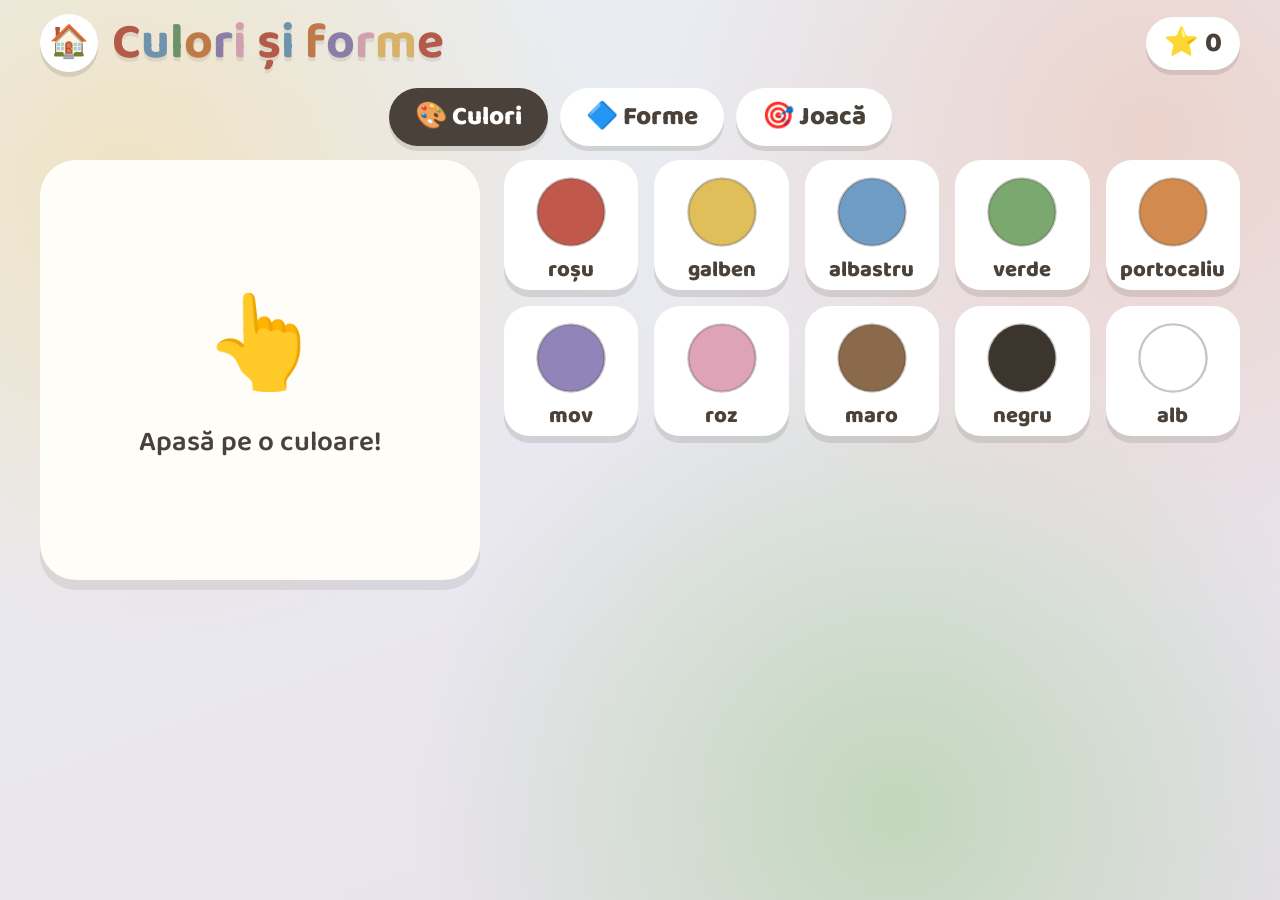
<file: shapes.html>
<!doctype html><html lang="ro"><head><meta charset="utf-8"><meta name="viewport" content="width=device-width,initial-scale=1"><title>Culori și forme</title><link rel="preconnect" href="https://fonts.googleapis.com"><link href="https://fonts.googleapis.com/css2?family=Baloo+2:wght@600;800&display=swap" rel="stylesheet"><style>:root{--ink:#4a423a;--paper:#fffdf8;--font:"Baloo 2","Comic Sans MS","Trebuchet MS",sans-serif}*{box-sizing:border-box}body,html{margin:0}body{font-family:var(--font);color:var(--ink);min-height:100vh;padding-inline:16px;background:radial-gradient(circle at 10% 20%,#f0e3c4 0,transparent 35%),radial-gradient(circle at 90% 15%,#ecd3cc 0,transparent 35%),radial-gradient(circle at 70% 90%,#c2d7bc 0,transparent 40%),linear-gradient(160deg,#e9eff3,#e9e0ec)}header{display:flex;align-items:center;gap:14px;flex-wrap:wrap;padding-block:14px 6px;max-width:1200px;margin:0 auto}.home{display:grid;place-items:center;width:58px;height:58px;flex:none;border-radius:50%;background:#fff;font-size:32px;text-decoration:none;box-shadow:0 5px 0 rgba(74,66,58,.15)}.home:active{transform:translateY(3px)}h1{margin:0;font-size:clamp(30px,5.5vw,50px);line-height:1;flex:1}h1 span{display:inline-block;text-shadow:0 4px 0 rgba(74,66,58,.1)}#stars{background:#fff;border-radius:999px;padding:4px 18px;font-size:28px;font-weight:800;box-shadow:0 5px 0 rgba(74,66,58,.15)}.modes{display:flex;gap:12px;flex-wrap:wrap;justify-content:center;max-width:1200px;margin:10px auto 14px}.modes button{font:800 26px var(--font);border:0;border-radius:999px;padding:8px 26px;cursor:pointer;background:#fff;color:var(--ink);box-shadow:0 5px 0 rgba(74,66,58,.15)}.modes button[aria-pressed=true]{background:var(--ink);color:#fff}.modes button:active{transform:translateY(3px)}#learn{display:grid;grid-template-columns:minmax(300px,440px) 1fr;gap:24px;max-width:1200px;margin:0 auto;padding-bottom:40px;align-items:start}#stage{position:sticky;top:14px;background:var(--paper);border-radius:36px;padding:18px;text-align:center;box-shadow:0 10px 0 rgba(74,66,58,.1);min-height:420px;display:flex;flex-direction:column;justify-content:center;align-items:center}#stage .big svg{width:clamp(150px,24vw,220px);height:auto;filter:drop-shadow(0 8px 0 rgba(74,66,58,.12))}#stage .name{font-size:clamp(42px,7vw,64px);font-weight:800;line-height:1.05}#stage .bar{width:60%;height:14px;border-radius:7px;margin:2px auto 8px;box-shadow:inset 0 0 0 2px rgba(74,66,58,.15)}#stage .things{font-size:clamp(44px,7vw,62px);letter-spacing:8px;line-height:1.2}#hint{font-size:28px;font-weight:600}#hint .hand{display:block;font-size:90px;animation:1.4s ease-in-out infinite tap}@keyframes tap{0%,100%{transform:translateY(0)}50%{transform:translateY(-14px)}}.pop{animation:.45s cubic-bezier(.2,1.6,.4,1) pop}@keyframes pop{from{transform:scale(.4) rotate(-8deg);opacity:0}to{transform:scale(1) rotate(0);opacity:1}}.again{margin-top:10px;font:800 30px var(--font);width:70px;height:70px;border-radius:50%;border:0;cursor:pointer;background:#fff;box-shadow:0 5px 0 rgba(74,66,58,.15)}.again:active{transform:translateY(3px)}#grid{display:grid;grid-template-columns:repeat(auto-fill,minmax(130px,1fr));gap:16px}.tile{position:relative;border:0;border-radius:26px;cursor:pointer;background:#fff;padding:12px 6px 8px;color:var(--ink);font:800 22px/1.1 var(--font);box-shadow:0 7px 0 rgba(74,66,58,.14);transition:transform .12s;display:flex;flex-direction:column;align-items:center;gap:6px}.tile svg{width:80px;height:80px}.tile:hover{transform:translateY(-4px) rotate(-2deg)}.tile:active{transform:translateY(4px);box-shadow:0 3px 0 rgba(74,66,58,.14)}.tile:focus-visible{outline:5px solid var(--ink);outline-offset:3px}.tile.on{outline:6px solid var(--ink);outline-offset:-6px}.tile.seen::after{content:"⭐";position:absolute;top:-8px;right:-6px;font-size:24px}#game{max-width:820px;margin:0 auto;padding-bottom:40px;text-align:center}.question{display:flex;align-items:center;justify-content:center;gap:14px;background:var(--paper);border-radius:30px;padding:12px 20px;box-shadow:0 8px 0 rgba(74,66,58,.1);margin-bottom:20px}.question p{margin:0;font-size:clamp(28px,5vw,44px);font-weight:800;line-height:1.1}.question button{flex:none;font-size:30px;width:64px;height:64px;border-radius:50%;border:0;cursor:pointer;background:#fff;box-shadow:0 5px 0 rgba(74,66,58,.15)}#options{display:grid;grid-template-columns:repeat(2,1fr);gap:20px}.option{border:0;border-radius:32px;background:#fff;cursor:pointer;padding:18px;box-shadow:0 9px 0 rgba(74,66,58,.14);transition:transform .12s,opacity .2s}.option svg{width:min(30vw,190px);height:auto}.option:hover{transform:translateY(-4px)}.option:active{transform:translateY(4px)}.option:focus-visible{outline:5px solid var(--ink);outline-offset:3px}.option.right{background:#dbe6d7;animation:.6s cubic-bezier(.2,1.8,.4,1) win}.option.wrong{animation:.4s shake}.option.faded{opacity:.3;pointer-events:none}@keyframes win{0%{transform:scale(.9)}100%{transform:scale(1.08)}}@keyframes shake{20%,60%{transform:translateX(-12px)}40%,80%{transform:translateX(12px)}}.confetti{position:fixed;font-size:44px;pointer-events:none;animation:1.2s ease-out forwards fly;z-index:5}@keyframes fly{to{transform:translate(var(--dx),var(--dy)) rotate(260deg);opacity:0}}[hidden]{display:none!important}@media (max-width:760px){#learn{grid-template-columns:1fr;gap:16px}#stage{top:8px;z-index:2;min-height:0;padding:10px 12px}#stage .big svg{width:120px}#stage .name{font-size:38px}#stage .things{font-size:36px}.again{width:54px;height:54px;font-size:24px;margin-top:4px}#hint .hand{font-size:60px}#grid{grid-template-columns:repeat(auto-fill,minmax(96px,1fr));gap:10px}.tile svg{width:56px;height:56px}.tile{font-size:18px;border-radius:20px}.modes button{font-size:20px;padding:6px 16px}#options{gap:12px}}@media (prefers-reduced-motion:reduce){#hint .hand,.confetti,.option.right,.option.wrong,.pop{animation:none}}</style></head><body><header><a class="home" href="index.html" title="Acasă" aria-label="Acasă">🏠</a><h1 id="title"></h1><div id="stars" aria-label="Steluțe">⭐ 0</div></header><nav class="modes" aria-label="Alege"><button data-mode="colors">🎨 Culori</button> <button data-mode="shapes">🔷 Forme</button> <button data-mode="game">🎯 Joacă</button></nav><section id="learn"><div id="stage" aria-live="polite"></div><div id="grid"></div></section><section id="game" hidden><div class="question"><p id="question"></p><button id="repeat" title="Ascultă din nou" aria-label="Ascultă din nou">🔊</button></div><div id="options"></div></section><script src="voices/shapes.js"></script><script>const{colors:e,shapes:t,praise:n,texts:o}=window.SHAPES_GAME,s=["#b45a4a","#6e93ac","#6e9268","#c07a4a","#8a7ea9","#d0a0ae","#d8b268"],a=e=>document.getElementById(e),c=e=>e[Math.floor(Math.random()*e.length)],i=e=>e.map(e=>[Math.random(),e]).sort((e,t)=>e[0]-t[0]).map(e=>e[1]);function r(e){switch(e){case"cerc":return'<circle cx="50" cy="50" r="42"/>';case"patrat":return'<rect x="11" y="11" width="78" height="78" rx="5"/>';case"triunghi":return'<polygon points="50,8 93,88 7,88"/>';case"dreptunghi":return'<rect x="4" y="24" width="92" height="52" rx="5"/>';case"stea":{const e=[];for(let t=0;t<10;t++){const n=t%2?20:46,o=-Math.PI/2+t*Math.PI/5;e.push((50+Math.cos(o)*n).toFixed(1)+","+(54+Math.sin(o)*n).toFixed(1))}return`<polygon points="${e.join(" ")}"/>`}case"inima":return'<path d="M50 90 C22 70 4 50 12 28 C20 8 44 8 50 28 C56 8 80 8 88 28 C96 50 78 70 50 90 Z"/>';case"oval":return'<ellipse cx="50" cy="50" rx="45" ry="30"/>';case"romb":return'<polygon points="50,4 93,50 50,96 7,50"/>'}}const l=(e,t)=>`<svg viewBox="0 0 100 100" aria-hidden="true"><g fill="${t}" stroke="rgba(74,66,58,.3)" stroke-width="3" stroke-linejoin="round">${r(e)}</g></svg>`;{const e=a("title");[..."Culori și forme"].forEach((t,n)=>{if(" "===t)return void e.append(" ");const o=document.createElement("span");o.textContent=t,o.style.color=s[n%s.length],e.appendChild(o)})}let d=null;function p(e){return new Promise(t=>{d&&(d.onended=null,d.pause()),d=new Audio(`voices/shapes/${e}.mp3`),d.onended=t,d.play().catch(()=>{if(!("speechSynthesis"in window))return t();speechSynthesis.cancel();const n=new SpeechSynthesisUtterance(o[e]);n.lang="ro-RO",n.rate=.9,n.onend=t,n.onerror=t,speechSynthesis.speak(n)})})}function u(){d&&(d.onended=null,d.pause())}let m="colors";const h=a("stage"),g=a("grid");function f(e){h.innerHTML="";const t=document.createElement("div");t.id="hint",t.innerHTML='<span class="hand">👆</span>',t.append(e),h.appendChild(t)}function y(e,t,n,o,s){h.innerHTML="";const a=document.createElement("div");a.className="big pop",a.innerHTML=e;const c=document.createElement("div");c.className="name pop",c.textContent=t;const i=document.createElement("div");i.className="bar",i.style.background=n;const r=document.createElement("div");r.className="things pop",r.textContent=o,r.style.animationDelay=".1s";const l=document.createElement("button");l.className="again",l.textContent="🔊",l.title="Ascultă din nou",l.setAttribute("aria-label","Ascultă din nou"),l.addEventListener("click",()=>p(s)),h.append(a,c,i,r,l),p(s)}function x(){g.innerHTML="";const n="colors"===m?e:t;f("colors"===m?"Apasă pe o culoare!":"Apasă pe o formă!"),n.forEach((e,t)=>{const n=document.createElement("button");n.className="tile";const o="colors"===m?e.hex:s[t%s.length];n.innerHTML=l("colors"===m?"cerc":e.id,o),n.append(e.name),n.addEventListener("click",()=>{g.querySelectorAll(".tile").forEach(e=>e.classList.toggle("on",e===n)),n.classList.add("seen"),"colors"===m?y(l("cerc",e.hex),e.name,e.hex,e.things,`color_${e.id}`):y(l(e.id,o),e.name,o,e.things,`shape_${e.id}`)}),g.appendChild(n)})}let E=0,C=null,L=null,M=!1;function b(){M=!1;const n=Math.random()<.5,s=n?e:t;let r;do{r=c(s)}while(r.id===L);L=r.id;const d=i([r,...i(s.filter(e=>e!==r)).slice(0,3)]),u=c(t).id,m=c(e.filter(e=>"alb"!==e.id)).hex;C={askColor:n,target:r,clip:(n?"findColor_":"findShape_")+r.id},a("question").textContent=o[C.clip];const h=a("options");h.innerHTML="";for(const e of d){const t=document.createElement("button");t.className="option pop",t.innerHTML=n?l(u,e.hex):l(e.id,m),t.setAttribute("aria-label",e.name),t.addEventListener("click",()=>w(t,e)),h.appendChild(t)}p(C.clip)}function v(e){const t=e.getBoundingClientRect();for(let e=0;e<10;e++){const e=document.createElement("span");e.className="confetti",e.textContent=c(["⭐","🎉","✨","🌟"]),e.style.left=t.left+t.width/2+"px",e.style.top=t.top+t.height/2+"px",e.style.setProperty("--dx",360*Math.random()-180+"px"),e.style.setProperty("--dy",-120-220*Math.random()+"px"),document.body.appendChild(e),setTimeout(()=>e.remove(),1300)}}function w(e,t){if(!M)if(t===C.target){M=!0,E++,a("stars").textContent="⭐ "+E,e.classList.remove("pop"),e.classList.add("right"),v(e);const t=C;Promise.race([p(c(n)),new Promise(e=>setTimeout(e,1700))]).then(()=>{"game"===m&&C===t&&b()})}else e.classList.remove("pop","wrong"),e.offsetWidth,e.classList.add("wrong"),setTimeout(()=>e.classList.add("faded"),400),p("tryAgain")}function A(e){m=e,u(),document.querySelectorAll(".modes button").forEach(t=>t.setAttribute("aria-pressed",String(t.dataset.mode===e))),a("learn").hidden="game"===e,a("game").hidden="game"!==e,"game"===e?b():x()}a("repeat").addEventListener("click",()=>C&&p(C.clip)),document.querySelectorAll(".modes button").forEach(e=>e.addEventListener("click",()=>A(e.dataset.mode))),A("colors")</script></body></html>
</file>
<file: shared/kids.css>
:root{--ink:#4a423a;--paper:#fffdf8;--font:"Baloo 2","Comic Sans MS","Trebuchet MS",sans-serif}*{box-sizing:border-box}body,html{margin:0}body{font-family:var(--font);color:var(--ink);min-height:100vh;padding-inline:16px;overflow-x:hidden}a,button{touch-action:manipulation;-webkit-tap-highlight-color:transparent}.top{display:flex;align-items:center;gap:12px;flex-wrap:wrap;padding-block:12px 6px;max-width:1200px;margin:0 auto}.round{display:grid;place-items:center;width:56px;height:56px;flex:none;border-radius:50%;border:0;background:#fff;font-size:30px;text-decoration:none;cursor:pointer;color:var(--ink);box-shadow:0 5px 0 rgba(74,66,58,.15)}.top h1{margin:0;flex:1;font-size:clamp(28px,5.5vw,50px);line-height:1}.top h1 span{display:inline-block;text-shadow:0 4px 0 rgba(74,66,58,.1)}.pill{background:#fff;border-radius:999px;padding:4px 16px;font-size:24px;font-weight:800;white-space:nowrap;box-shadow:0 4px 0 rgba(74,66,58,.12)}.choices{display:flex;gap:10px;flex-wrap:wrap;justify-content:center;margin:8px auto 14px;max-width:1200px}.choices button{font:800 24px var(--font);border:0;border-radius:999px;padding:8px 22px;cursor:pointer;background:#fff;color:var(--ink);box-shadow:0 5px 0 rgba(74,66,58,.15)}.choices button[aria-pressed=true]{background:var(--ink);color:#fff}.choices button:active,.round:active{transform:translateY(3px)}:focus-visible{outline:5px solid var(--ink);outline-offset:3px}.pop{animation:.45s cubic-bezier(.2,1.6,.4,1) kids-pop}@keyframes kids-pop{from{transform:scale(.4) rotate(-8deg);opacity:0}to{transform:none;opacity:1}}.shake{animation:.4s kids-shake}@keyframes kids-shake{20%,60%{transform:translateX(-12px)}40%,80%{transform:translateX(12px)}}.confetti{position:fixed;font-size:40px;pointer-events:none;z-index:50;animation:1.2s ease-out forwards kids-fly}@keyframes kids-fly{to{transform:translate(var(--dx),var(--dy)) rotate(260deg);opacity:0}}.celebrate{position:fixed;inset:0;display:grid;place-items:center;background:rgba(74,66,58,.42);z-index:40;padding:16px}.celebrate .card{background:var(--paper);border-radius:36px;padding:22px 28px;text-align:center;max-width:420px;width:100%;box-shadow:0 12px 0 rgba(74,66,58,.15);animation:.5s cubic-bezier(.2,1.6,.4,1) kids-pop}.celebrate .emoji{font-size:80px;line-height:1}.celebrate h2{margin:6px 0;font-size:34px;line-height:1.1}.celebrate .big{font-size:56px;font-weight:800;line-height:1;color:#8a7ea9}.celebrate .stars{font-size:50px;letter-spacing:6px;margin:6px 0}.celebrate .stars .off{filter:grayscale(1);opacity:.3}.celebrate p{margin:0 0 14px;font-size:22px;font-weight:600}.celebrate .buttons{display:flex;gap:12px;justify-content:center;flex-wrap:wrap}.celebrate .buttons a,.celebrate .buttons button{font:800 24px var(--font);border:0;border-radius:999px;padding:8px 22px;cursor:pointer;text-decoration:none;color:var(--ink);background:#ddb66d;box-shadow:0 5px 0 #b08f4a}.celebrate .buttons a{background:#fff;box-shadow:0 5px 0 rgba(74,66,58,.15)}[hidden]{display:none!important}@media (max-width:600px){.choices button{font-size:19px;padding:6px 14px}.round{width:48px;height:48px;font-size:26px}.pill{font-size:20px;padding:3px 12px}}@media (prefers-reduced-motion:reduce){.celebrate .card,.confetti,.pop,.shake{animation:none}}
</file>
